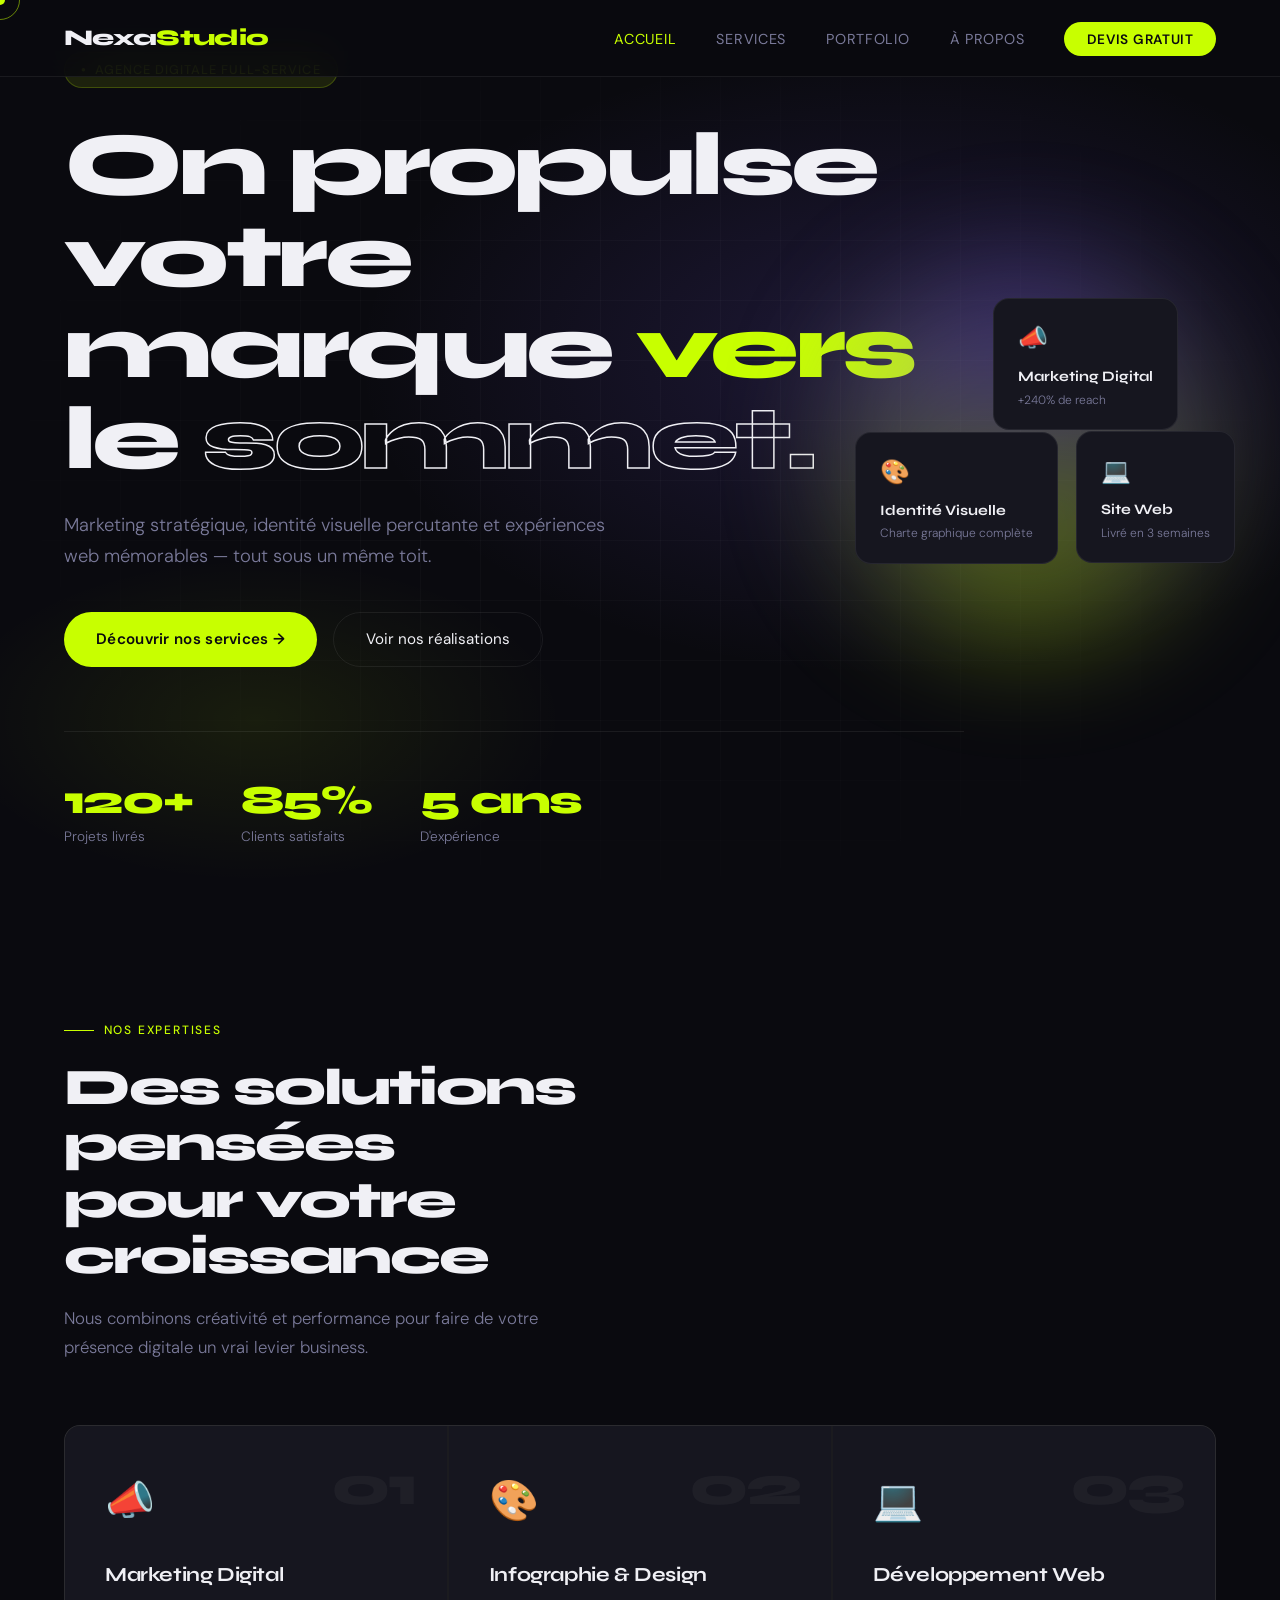
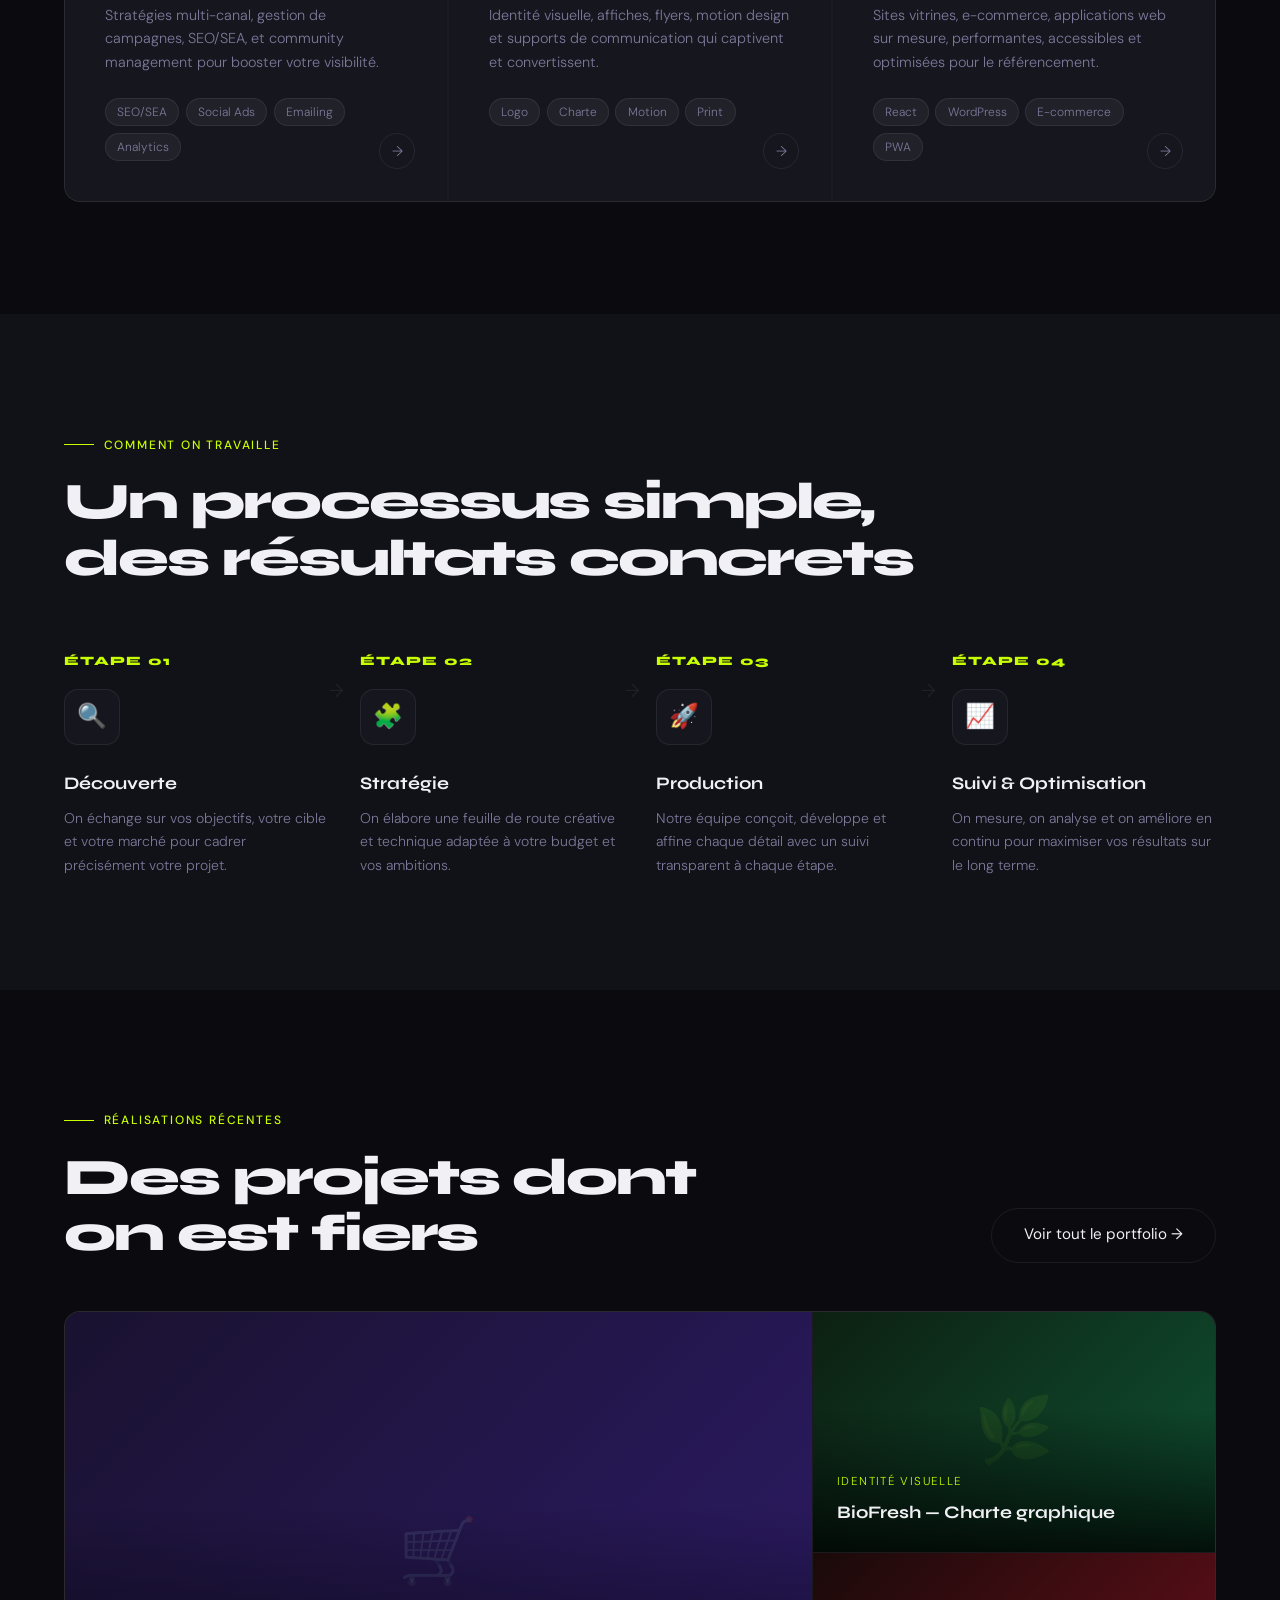
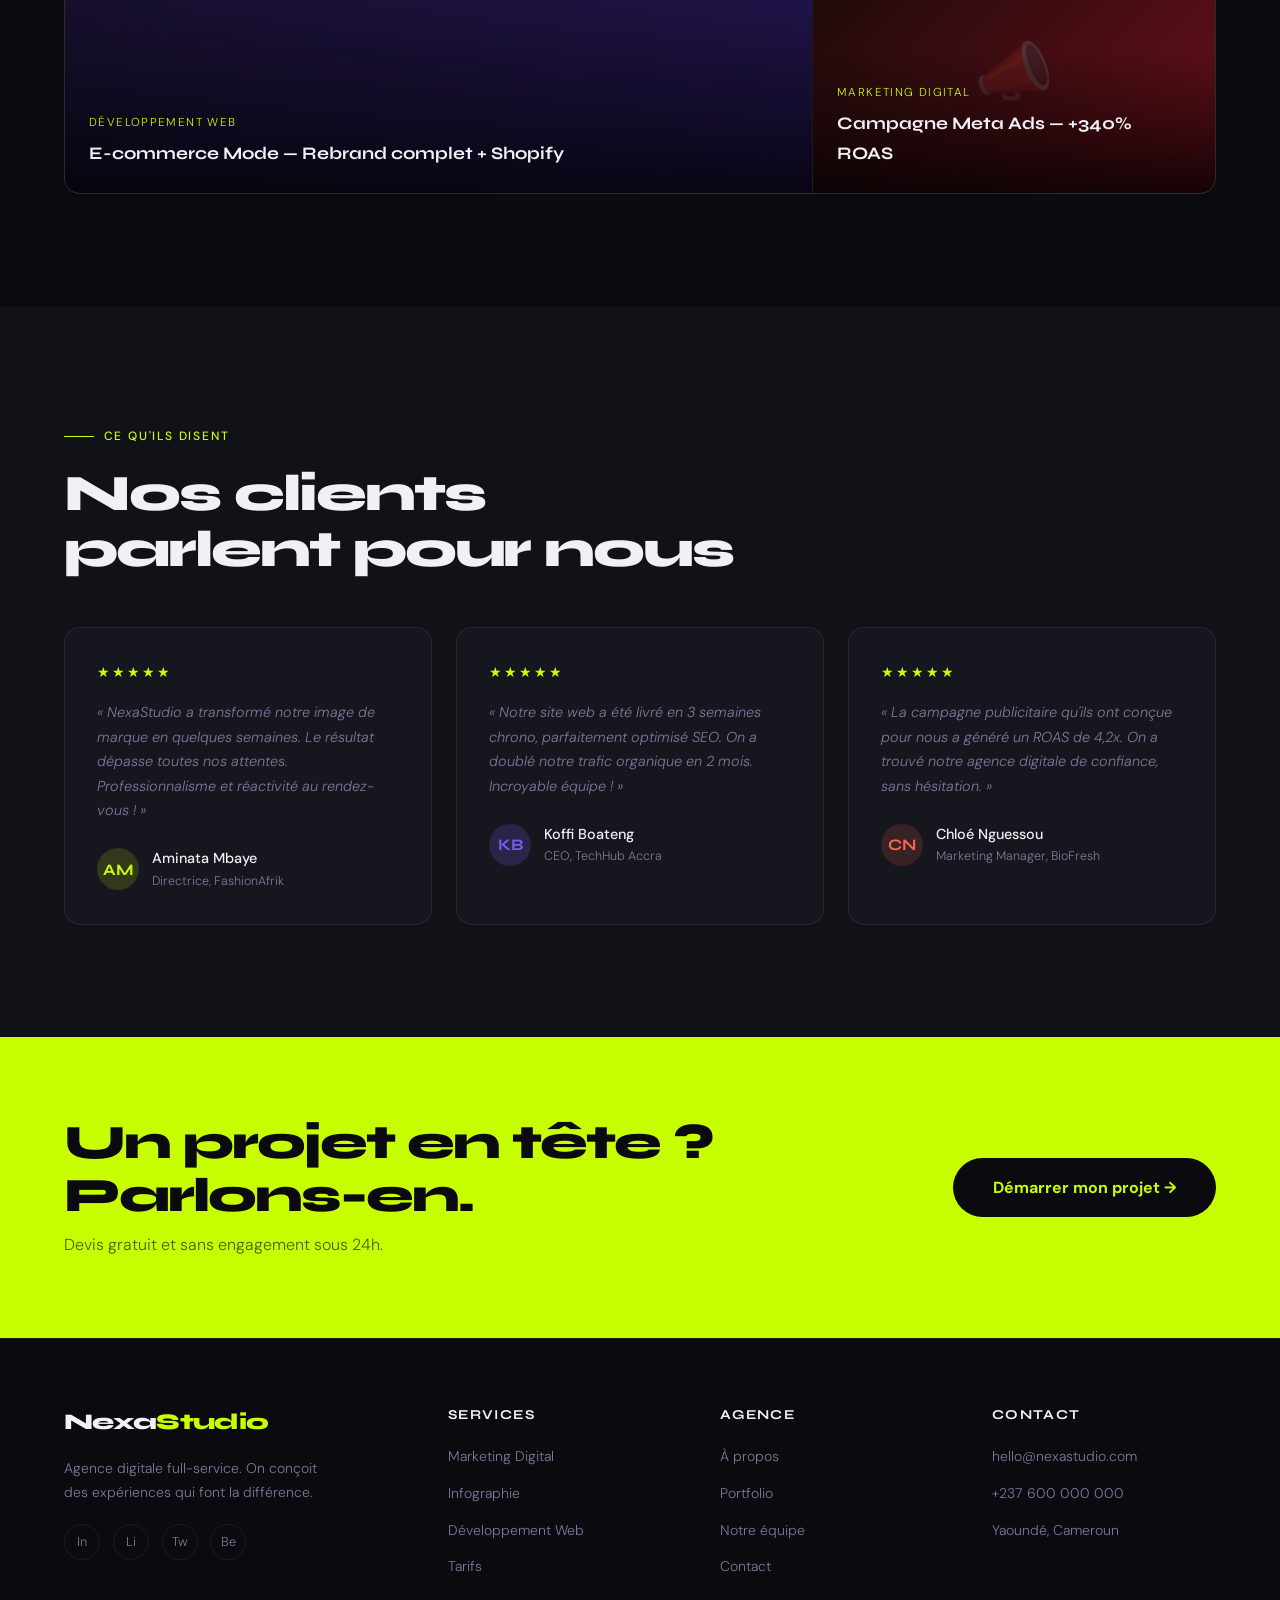
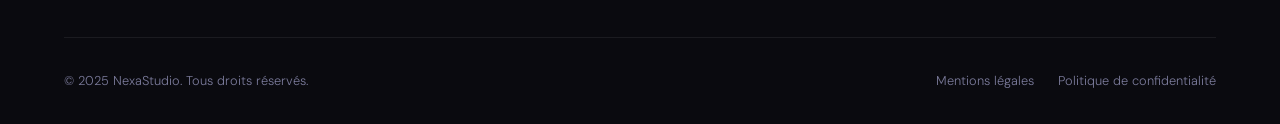
<file: index.html>
<!DOCTYPE html>
<html lang="fr">
<head>
  <meta charset="UTF-8">
  <meta name="viewport" content="width=device-width, initial-scale=1.0">
  <meta name="description" content="Agence digitale spécialisée en marketing, infographie et développement web. Transformez votre présence en ligne avec NexaStudio.">
  <title>NexaStudio — Agence Marketing, Infographie & Dev Web</title>
  <link rel="stylesheet" href="css/style.css">
  <link rel="icon" type="image/svg+xml" href="data:image/svg+xml,<svg xmlns='http://www.w3.org/2000/svg' viewBox='0 0 100 100'><text y='.9em' font-size='90'>⚡</text></svg>">
</head>
<body>

<div class="cursor"></div>
<div class="cursor-ring"></div>

<!-- NAV -->
<nav>
  <a href="index.html" class="nav-logo">Nexa<span>Studio</span></a>
  <ul class="nav-links">
    <li><a href="index.html">Accueil</a></li>
    <li><a href="services.html">Services</a></li>
    <li><a href="portfolio.html">Portfolio</a></li>
    <li><a href="a-propos.html">À propos</a></li>
    <li><a href="contact.html" class="nav-cta">Devis gratuit</a></li>
  </ul>
  <button class="hamburger" aria-label="Menu">
    <span></span><span></span><span></span>
  </button>
</nav>

<!-- HERO -->
<section class="hero">
  <div class="hero-bg"></div>
  <div class="hero-grid"></div>
  <div class="hero-content">
    <div class="hero-badge">Agence digitale full-service</div>
    <h1>On propulse<br>votre marque <em>vers</em><br>le <span class="outline">sommet.</span></h1>
    <p>Marketing stratégique, identité visuelle percutante et expériences web mémorables — tout sous un même toit.</p>
    <div class="hero-actions">
      <a href="services.html" class="btn-primary">Découvrir nos services →</a>
      <a href="portfolio.html" class="btn-secondary">Voir nos réalisations</a>
    </div>
    <div class="hero-stats">
      <div class="hero-stat">
        <div class="number"><span data-target="120" data-suffix="+">0+</span></div>
        <div class="label">Projets livrés</div>
      </div>
      <div class="hero-stat">
        <div class="number"><span data-target="85" data-suffix="%">0%</span></div>
        <div class="label">Clients satisfaits</div>
      </div>
      <div class="hero-stat">
        <div class="number"><span data-target="5" data-suffix=" ans">0 ans</span></div>
        <div class="label">D'expérience</div>
      </div>
    </div>
  </div>
  <div class="hero-visual">
    <div class="hero-orb"></div>
    <div class="hero-card hero-card-1">
      <div class="icon">📣</div>
      <div class="card-title">Marketing Digital</div>
      <div class="card-sub">+240% de reach</div>
    </div>
    <div class="hero-card hero-card-2">
      <div class="icon">🎨</div>
      <div class="card-title">Identité Visuelle</div>
      <div class="card-sub">Charte graphique complète</div>
    </div>
    <div class="hero-card hero-card-3">
      <div class="icon">💻</div>
      <div class="card-title">Site Web</div>
      <div class="card-sub">Livré en 3 semaines</div>
    </div>
  </div>
</section>

<!-- SERVICES -->
<section id="services">
  <div class="section-label reveal">Nos expertises</div>
  <div class="services-intro reveal">
    <h2 class="section-title">Des solutions pensées<br>pour votre croissance</h2>
    <p class="section-sub">Nous combinons créativité et performance pour faire de votre présence digitale un vrai levier business.</p>
  </div>
  <div class="services-grid reveal">
    <a href="services.html#marketing" class="service-card">
      <span class="service-num">01</span>
      <span class="service-icon">📣</span>
      <h3>Marketing Digital</h3>
      <p>Stratégies multi-canal, gestion de campagnes, SEO/SEA, et community management pour booster votre visibilité.</p>
      <div class="service-tags">
        <span class="service-tag">SEO/SEA</span>
        <span class="service-tag">Social Ads</span>
        <span class="service-tag">Emailing</span>
        <span class="service-tag">Analytics</span>
      </div>
      <div class="service-arrow">→</div>
    </a>
    <a href="services.html#infographie" class="service-card">
      <span class="service-num">02</span>
      <span class="service-icon">🎨</span>
      <h3>Infographie & Design</h3>
      <p>Identité visuelle, affiches, flyers, motion design et supports de communication qui captivent et convertissent.</p>
      <div class="service-tags">
        <span class="service-tag">Logo</span>
        <span class="service-tag">Charte</span>
        <span class="service-tag">Motion</span>
        <span class="service-tag">Print</span>
      </div>
      <div class="service-arrow">→</div>
    </a>
    <a href="services.html#devweb" class="service-card">
      <span class="service-num">03</span>
      <span class="service-icon">💻</span>
      <h3>Développement Web</h3>
      <p>Sites vitrines, e-commerce, applications web sur mesure, performantes, accessibles et optimisées pour le référencement.</p>
      <div class="service-tags">
        <span class="service-tag">React</span>
        <span class="service-tag">WordPress</span>
        <span class="service-tag">E-commerce</span>
        <span class="service-tag">PWA</span>
      </div>
      <div class="service-arrow">→</div>
    </a>
  </div>
</section>

<!-- PROCESS -->
<section class="process">
  <div class="section-label reveal">Comment on travaille</div>
  <h2 class="section-title reveal">Un processus simple,<br>des résultats concrets</h2>
  <div class="process-steps">
    <div class="process-step reveal">
      <div class="step-num">ÉTAPE 01</div>
      <div class="step-icon">🔍</div>
      <h3>Découverte</h3>
      <p>On échange sur vos objectifs, votre cible et votre marché pour cadrer précisément votre projet.</p>
    </div>
    <div class="process-step reveal">
      <div class="step-num">ÉTAPE 02</div>
      <div class="step-icon">🧩</div>
      <h3>Stratégie</h3>
      <p>On élabore une feuille de route créative et technique adaptée à votre budget et vos ambitions.</p>
    </div>
    <div class="process-step reveal">
      <div class="step-num">ÉTAPE 03</div>
      <div class="step-icon">🚀</div>
      <h3>Production</h3>
      <p>Notre équipe conçoit, développe et affine chaque détail avec un suivi transparent à chaque étape.</p>
    </div>
    <div class="process-step reveal">
      <div class="step-num">ÉTAPE 04</div>
      <div class="step-icon">📈</div>
      <h3>Suivi & Optimisation</h3>
      <p>On mesure, on analyse et on améliore en continu pour maximiser vos résultats sur le long terme.</p>
    </div>
  </div>
</section>

<!-- PORTFOLIO PREVIEW -->
<section>
  <div class="section-label reveal">Réalisations récentes</div>
  <div style="display:flex; align-items:flex-end; justify-content:space-between; flex-wrap:wrap; gap:1rem; margin-bottom:0" class="reveal">
    <h2 class="section-title" style="margin-bottom:0">Des projets dont<br>on est fiers</h2>
    <a href="portfolio.html" class="btn-secondary">Voir tout le portfolio →</a>
  </div>
  <div class="portfolio-grid reveal">
    <div class="port-item">
      <div class="port-bg"></div>
      <div class="port-icon">🛒</div>
      <div class="port-overlay">
        <div class="port-cat">Développement Web</div>
        <div class="port-title">E-commerce Mode — Rebrand complet + Shopify</div>
      </div>
    </div>
    <div class="port-item">
      <div class="port-bg"></div>
      <div class="port-icon">🌿</div>
      <div class="port-overlay">
        <div class="port-cat">Identité Visuelle</div>
        <div class="port-title">BioFresh — Charte graphique</div>
      </div>
    </div>
    <div class="port-item">
      <div class="port-bg"></div>
      <div class="port-icon">📣</div>
      <div class="port-overlay">
        <div class="port-cat">Marketing Digital</div>
        <div class="port-title">Campagne Meta Ads — +340% ROAS</div>
      </div>
    </div>
  </div>
</section>

<!-- TÉMOIGNAGES -->
<section class="testimonials">
  <div class="section-label reveal">Ce qu'ils disent</div>
  <h2 class="section-title reveal">Nos clients<br>parlent pour nous</h2>
  <div class="testi-grid">
    <div class="testi-card reveal">
      <div class="testi-stars">★★★★★</div>
      <p class="testi-text">« NexaStudio a transformé notre image de marque en quelques semaines. Le résultat dépasse toutes nos attentes. Professionnalisme et réactivité au rendez-vous ! »</p>
      <div class="testi-author">
        <div class="testi-avatar" style="background:rgba(200,255,0,0.15); color:var(--accent)">AM</div>
        <div>
          <div class="testi-name">Aminata Mbaye</div>
          <div class="testi-role">Directrice, FashionAfrik</div>
        </div>
      </div>
    </div>
    <div class="testi-card reveal">
      <div class="testi-stars">★★★★★</div>
      <p class="testi-text">« Notre site web a été livré en 3 semaines chrono, parfaitement optimisé SEO. On a doublé notre trafic organique en 2 mois. Incroyable équipe ! »</p>
      <div class="testi-author">
        <div class="testi-avatar" style="background:rgba(123,92,240,0.2); color:var(--accent2)">KB</div>
        <div>
          <div class="testi-name">Koffi Boateng</div>
          <div class="testi-role">CEO, TechHub Accra</div>
        </div>
      </div>
    </div>
    <div class="testi-card reveal">
      <div class="testi-stars">★★★★★</div>
      <p class="testi-text">« La campagne publicitaire qu'ils ont conçue pour nous a généré un ROAS de 4,2x. On a trouvé notre agence digitale de confiance, sans hésitation. »</p>
      <div class="testi-author">
        <div class="testi-avatar" style="background:rgba(255,100,80,0.15); color:#ff6450">CN</div>
        <div>
          <div class="testi-name">Chloé Nguessou</div>
          <div class="testi-role">Marketing Manager, BioFresh</div>
        </div>
      </div>
    </div>
  </div>
</section>

<!-- CTA -->
<div class="cta-band">
  <div>
    <h2>Un projet en tête ?<br>Parlons-en.</h2>
    <p>Devis gratuit et sans engagement sous 24h.</p>
  </div>
  <a href="contact.html" class="btn-dark">Démarrer mon projet →</a>
</div>

<!-- FOOTER -->
<footer>
  <div class="footer-top">
    <div class="footer-brand">
      <a href="index.html" class="nav-logo">Nexa<span>Studio</span></a>
      <p>Agence digitale full-service. On conçoit des expériences qui font la différence.</p>
      <div class="social-links" style="margin-top:1.2rem">
        <a href="#" class="social-link" aria-label="Instagram">In</a>
        <a href="#" class="social-link" aria-label="LinkedIn">Li</a>
        <a href="#" class="social-link" aria-label="Twitter">Tw</a>
        <a href="#" class="social-link" aria-label="Behance">Be</a>
      </div>
    </div>
    <div class="footer-col">
      <h4>Services</h4>
      <ul>
        <li><a href="services.html#marketing">Marketing Digital</a></li>
        <li><a href="services.html#infographie">Infographie</a></li>
        <li><a href="services.html#devweb">Développement Web</a></li>
        <li><a href="services.html">Tarifs</a></li>
      </ul>
    </div>
    <div class="footer-col">
      <h4>Agence</h4>
      <ul>
        <li><a href="a-propos.html">À propos</a></li>
        <li><a href="portfolio.html">Portfolio</a></li>
        <li><a href="a-propos.html#equipe">Notre équipe</a></li>
        <li><a href="contact.html">Contact</a></li>
      </ul>
    </div>
    <div class="footer-col">
      <h4>Contact</h4>
      <ul>
        <li><a href="mailto:hello@nexastudio.com">hello@nexastudio.com</a></li>
        <li><a href="tel:+237600000000">+237 600 000 000</a></li>
        <li><a href="#">Yaoundé, Cameroun</a></li>
      </ul>
    </div>
  </div>
  <div class="footer-bottom">
    <span>© 2025 NexaStudio. Tous droits réservés.</span>
    <div style="display:flex;gap:1.5rem">
      <a href="#" style="color:var(--muted);text-decoration:none;font-size:0.8rem">Mentions légales</a>
      <a href="#" style="color:var(--muted);text-decoration:none;font-size:0.8rem">Politique de confidentialité</a>
    </div>
  </div>
</footer>

<script src="js/main.js"></script>
</body>
</html>
</file>
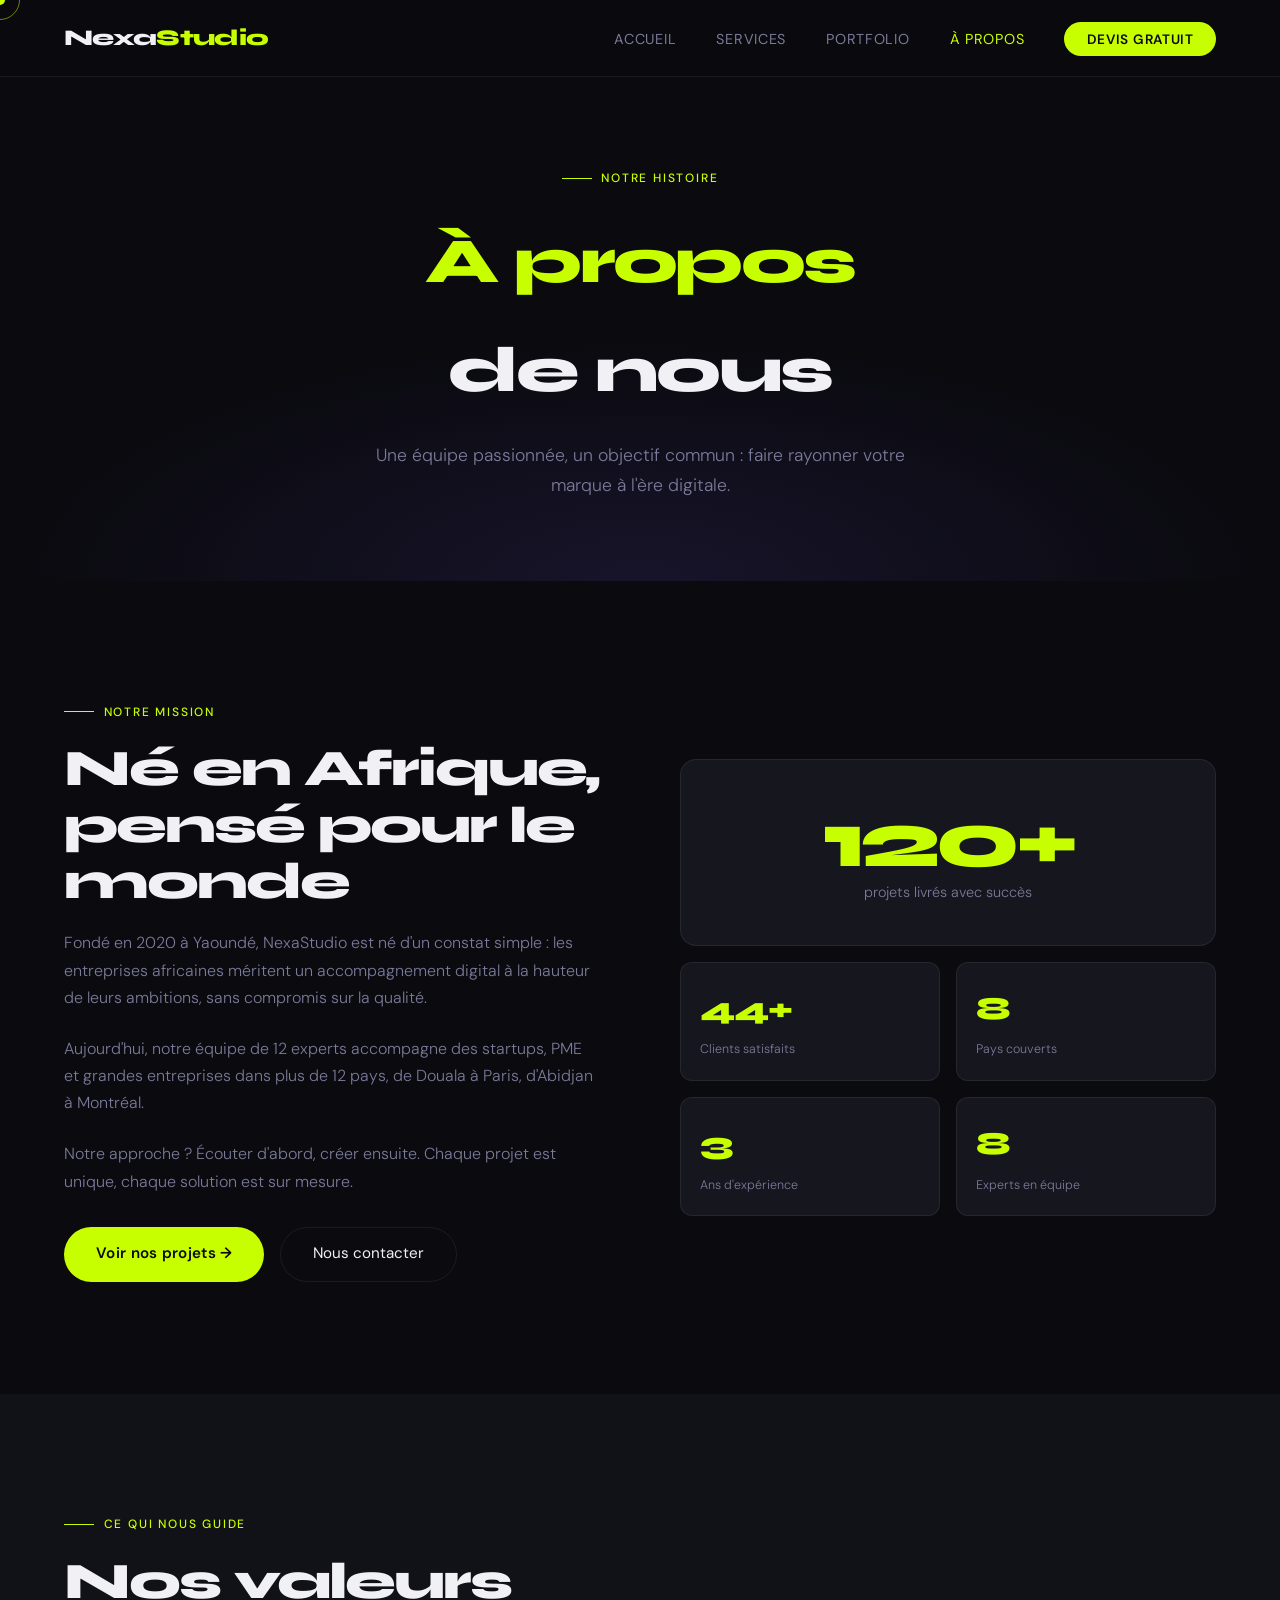
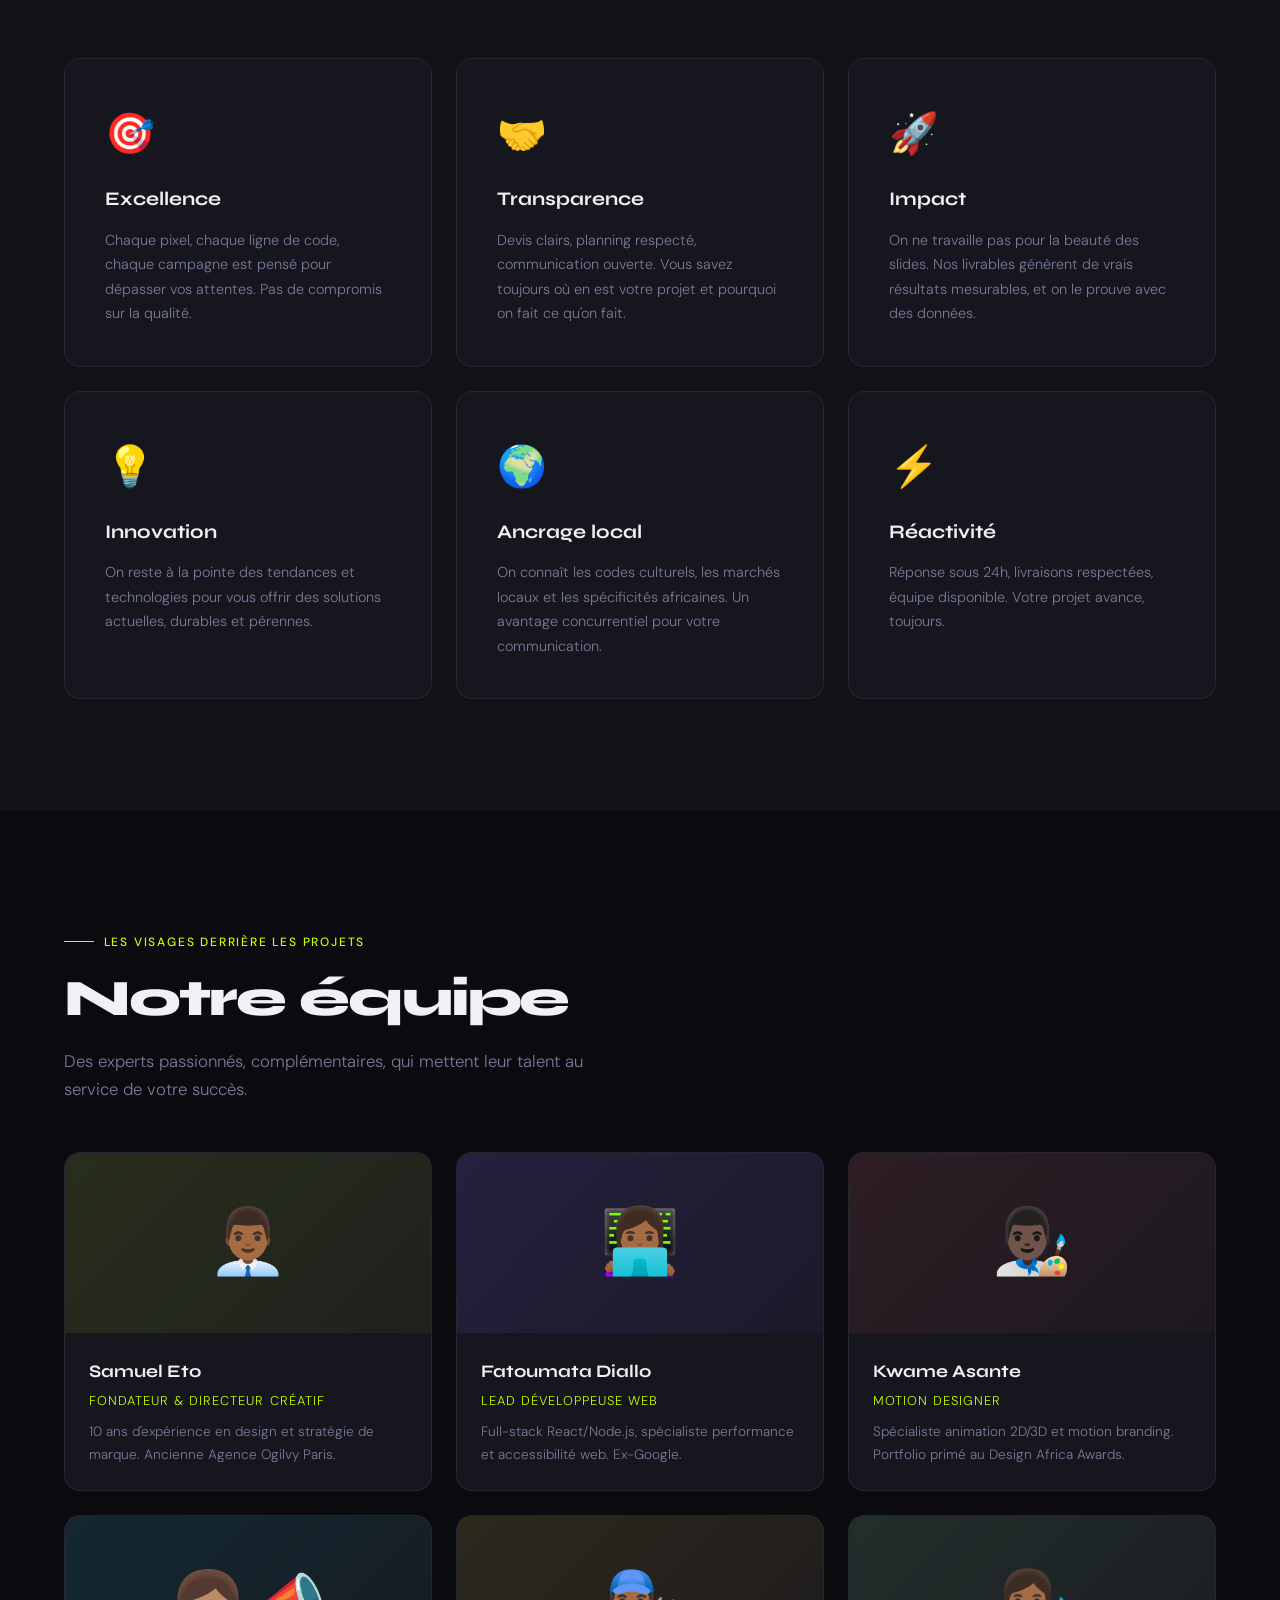
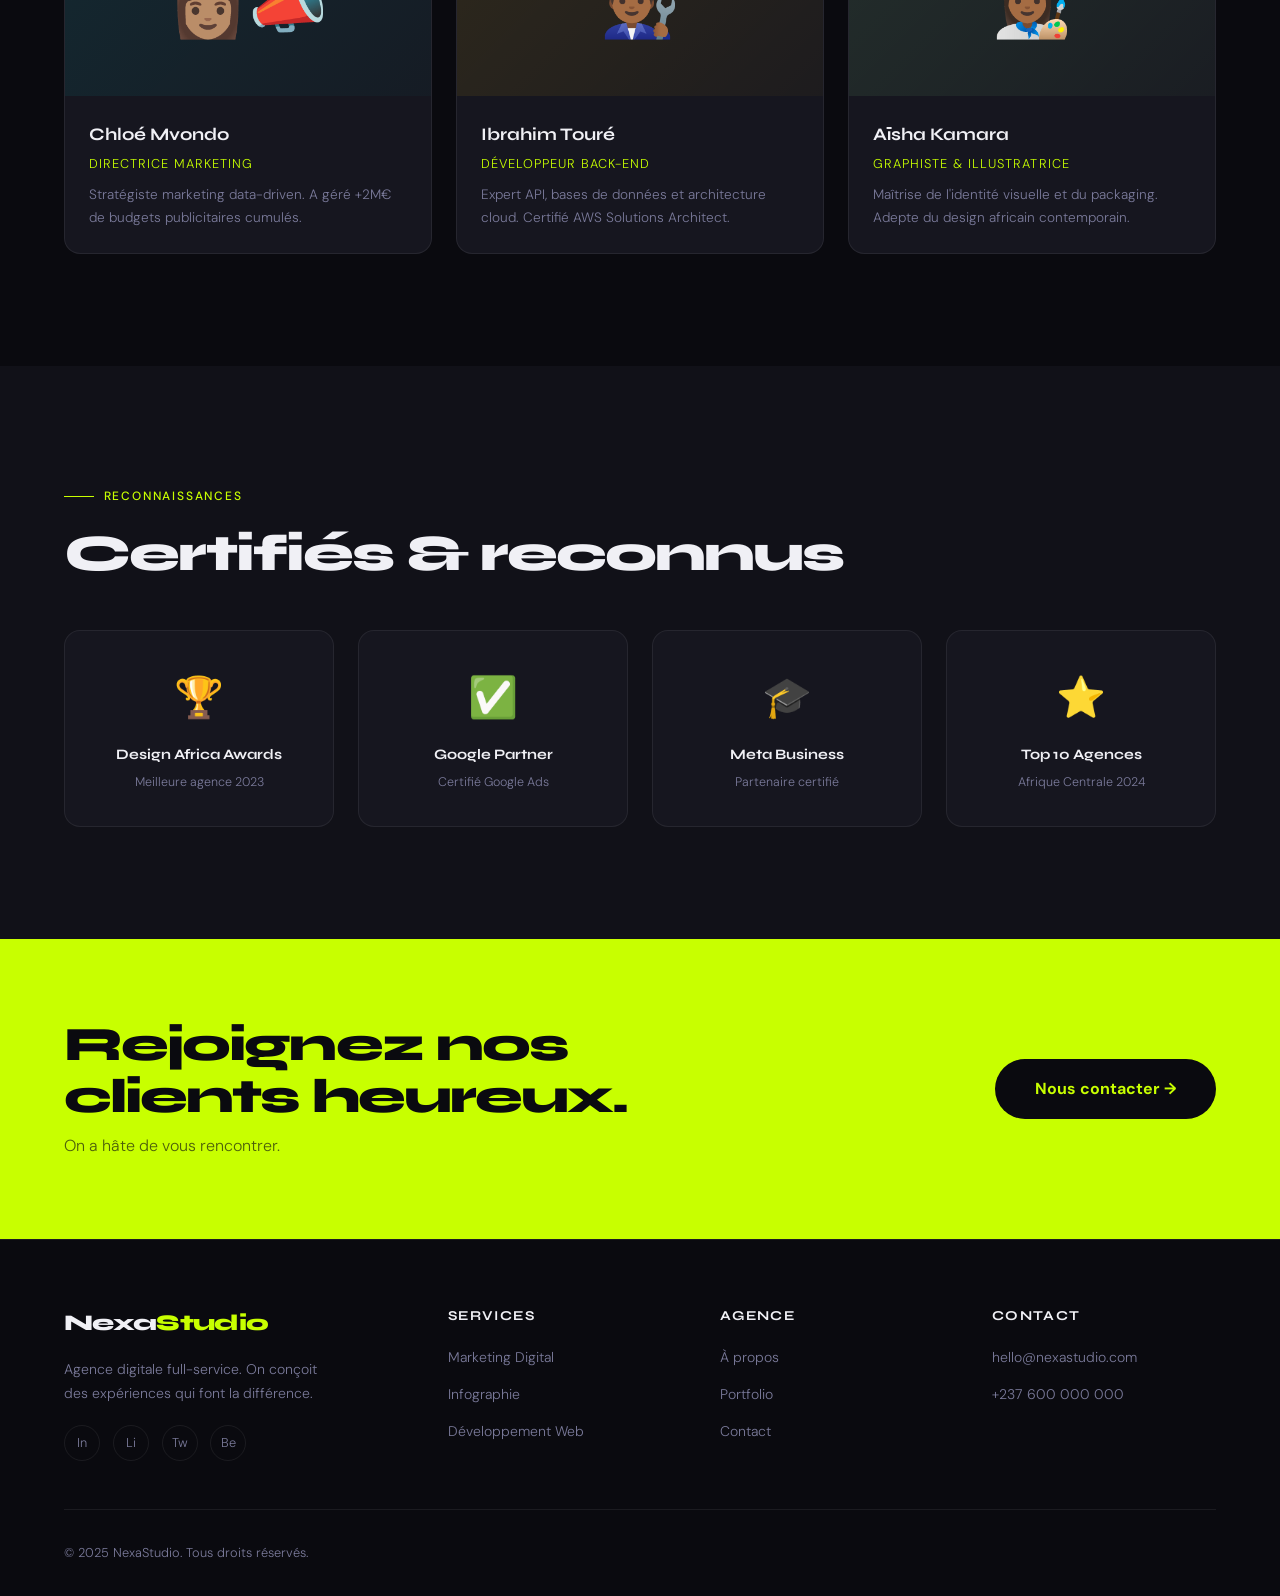
<file: a-propos.html>
<!DOCTYPE html>
<html lang="fr">
<head>
  <meta charset="UTF-8">
  <meta name="viewport" content="width=device-width, initial-scale=1.0">
  <meta name="description" content="Découvrez NexaStudio, l'agence digitale derrière vos projets. Notre équipe, notre histoire et nos valeurs.">
  <title>À propos — NexaStudio</title>
  <link rel="stylesheet" href="css/style.css">
  <link rel="icon" type="image/svg+xml" href="data:image/svg+xml,<svg xmlns='http://www.w3.org/2000/svg' viewBox='0 0 100 100'><text y='.9em' font-size='90'>⚡</text></svg>">
</head>
<body>
<div class="cursor"></div>
<div class="cursor-ring"></div>

<nav>
  <a href="index.html" class="nav-logo">Nexa<span>Studio</span></a>
  <ul class="nav-links">
    <li><a href="index.html">Accueil</a></li>
    <li><a href="services.html">Services</a></li>
    <li><a href="portfolio.html">Portfolio</a></li>
    <li><a href="a-propos.html">À propos</a></li>
    <li><a href="contact.html" class="nav-cta">Devis gratuit</a></li>
  </ul>
  <button class="hamburger" aria-label="Menu"><span></span><span></span><span></span></button>
</nav>

<div class="page-hero">
  <div class="section-label" style="justify-content:center">Notre histoire</div>
  <h1><em style="font-style:normal;color:var(--accent)">À propos</em><br>de nous</h1>
  <p>Une équipe passionnée, un objectif commun : faire rayonner votre marque à l'ère digitale.</p>
</div>

<!-- ABOUT INTRO -->
<section>
  <div class="about-layout reveal">
    <div>
      <div class="section-label">Notre mission</div>
      <h2 class="section-title">Né en Afrique,<br>pensé pour le monde</h2>
      <p style="color:var(--muted);margin-bottom:1.5rem">Fondé en 2020 à Yaoundé, NexaStudio est né d'un constat simple : les entreprises africaines méritent un accompagnement digital à la hauteur de leurs ambitions, sans compromis sur la qualité.</p>
      <p style="color:var(--muted);margin-bottom:1.5rem">Aujourd'hui, notre équipe de 12 experts accompagne des startups, PME et grandes entreprises dans plus de 12 pays, de Douala à Paris, d'Abidjan à Montréal.</p>
      <p style="color:var(--muted)">Notre approche ? Écouter d'abord, créer ensuite. Chaque projet est unique, chaque solution est sur mesure.</p>
      <div style="display:flex;gap:1rem;margin-top:2rem">
        <a href="portfolio.html" class="btn-primary">Voir nos projets →</a>
        <a href="contact.html" class="btn-secondary">Nous contacter</a>
      </div>
    </div>
    <div class="about-visual">
      <div class="about-card-main">
        <div class="big-num" data-target="120" data-suffix="+">0+</div>
        <p>projets livrés avec succès</p>
      </div>
      <div class="about-mini-cards">
        <div class="about-mini">
          <div class="num"><span data-target="60" data-suffix="+">0+</span></div>
          <p>Clients satisfaits</p>
        </div>
        <div class="about-mini">
          <div class="num"><span data-target="12" data-suffix="">0</span></div>
          <p>Pays couverts</p>
        </div>
        <div class="about-mini">
          <div class="num"><span data-target="5" data-suffix="">0</span></div>
          <p>Ans d'expérience</p>
        </div>
        <div class="about-mini">
          <div class="num"><span data-target="12" data-suffix="">0</span></div>
          <p>Experts en équipe</p>
        </div>
      </div>
    </div>
  </div>
</section>

<!-- VALEURS -->
<section style="background:var(--bg2)">
  <div class="section-label reveal">Ce qui nous guide</div>
  <h2 class="section-title reveal">Nos valeurs</h2>
  <div style="display:grid;grid-template-columns:repeat(3,1fr);gap:1.5rem;margin-top:3rem">
    <div style="background:var(--card);border:1px solid var(--border);border-radius:var(--radius);padding:2.5rem" class="reveal">
      <div style="font-size:2.5rem;margin-bottom:1rem">🎯</div>
      <h3 style="font-family:var(--font-head);font-weight:700;font-size:1.2rem;margin-bottom:0.75rem">Excellence</h3>
      <p style="color:var(--muted);font-size:0.9rem">Chaque pixel, chaque ligne de code, chaque campagne est pensé pour dépasser vos attentes. Pas de compromis sur la qualité.</p>
    </div>
    <div style="background:var(--card);border:1px solid var(--border);border-radius:var(--radius);padding:2.5rem" class="reveal">
      <div style="font-size:2.5rem;margin-bottom:1rem">🤝</div>
      <h3 style="font-family:var(--font-head);font-weight:700;font-size:1.2rem;margin-bottom:0.75rem">Transparence</h3>
      <p style="color:var(--muted);font-size:0.9rem">Devis clairs, planning respecté, communication ouverte. Vous savez toujours où en est votre projet et pourquoi on fait ce qu'on fait.</p>
    </div>
    <div style="background:var(--card);border:1px solid var(--border);border-radius:var(--radius);padding:2.5rem" class="reveal">
      <div style="font-size:2.5rem;margin-bottom:1rem">🚀</div>
      <h3 style="font-family:var(--font-head);font-weight:700;font-size:1.2rem;margin-bottom:0.75rem">Impact</h3>
      <p style="color:var(--muted);font-size:0.9rem">On ne travaille pas pour la beauté des slides. Nos livrables génèrent de vrais résultats mesurables, et on le prouve avec des données.</p>
    </div>
    <div style="background:var(--card);border:1px solid var(--border);border-radius:var(--radius);padding:2.5rem" class="reveal">
      <div style="font-size:2.5rem;margin-bottom:1rem">💡</div>
      <h3 style="font-family:var(--font-head);font-weight:700;font-size:1.2rem;margin-bottom:0.75rem">Innovation</h3>
      <p style="color:var(--muted);font-size:0.9rem">On reste à la pointe des tendances et technologies pour vous offrir des solutions actuelles, durables et pérennes.</p>
    </div>
    <div style="background:var(--card);border:1px solid var(--border);border-radius:var(--radius);padding:2.5rem" class="reveal">
      <div style="font-size:2.5rem;margin-bottom:1rem">🌍</div>
      <h3 style="font-family:var(--font-head);font-weight:700;font-size:1.2rem;margin-bottom:0.75rem">Ancrage local</h3>
      <p style="color:var(--muted);font-size:0.9rem">On connaît les codes culturels, les marchés locaux et les spécificités africaines. Un avantage concurrentiel pour votre communication.</p>
    </div>
    <div style="background:var(--card);border:1px solid var(--border);border-radius:var(--radius);padding:2.5rem" class="reveal">
      <div style="font-size:2.5rem;margin-bottom:1rem">⚡</div>
      <h3 style="font-family:var(--font-head);font-weight:700;font-size:1.2rem;margin-bottom:0.75rem">Réactivité</h3>
      <p style="color:var(--muted);font-size:0.9rem">Réponse sous 24h, livraisons respectées, équipe disponible. Votre projet avance, toujours.</p>
    </div>
  </div>
</section>

<!-- ÉQUIPE -->
<section id="equipe">
  <div class="section-label reveal">Les visages derrière les projets</div>
  <h2 class="section-title reveal">Notre équipe</h2>
  <p class="section-sub reveal">Des experts passionnés, complémentaires, qui mettent leur talent au service de votre succès.</p>
  <div class="team-grid">
    <div class="team-card reveal">
      <div class="team-avatar" style="background:linear-gradient(135deg,rgba(200,255,0,0.1),rgba(200,255,0,0.05))">👨🏾‍💼</div>
      <div class="team-info">
        <div class="team-name">Samuel Eto</div>
        <div class="team-role">Fondateur & Directeur Créatif</div>
        <div class="team-bio">10 ans d'expérience en design et stratégie de marque. Ancienne Agence Ogilvy Paris.</div>
      </div>
    </div>
    <div class="team-card reveal">
      <div class="team-avatar" style="background:linear-gradient(135deg,rgba(123,92,240,0.15),rgba(123,92,240,0.05))">👩🏾‍💻</div>
      <div class="team-info">
        <div class="team-name">Fatoumata Diallo</div>
        <div class="team-role">Lead Développeuse Web</div>
        <div class="team-bio">Full-stack React/Node.js, spécialiste performance et accessibilité web. Ex-Google.</div>
      </div>
    </div>
    <div class="team-card reveal">
      <div class="team-avatar" style="background:linear-gradient(135deg,rgba(255,100,80,0.1),rgba(255,100,80,0.03))">👨🏿‍🎨</div>
      <div class="team-info">
        <div class="team-name">Kwame Asante</div>
        <div class="team-role">Motion Designer</div>
        <div class="team-bio">Spécialiste animation 2D/3D et motion branding. Portfolio primé au Design Africa Awards.</div>
      </div>
    </div>
    <div class="team-card reveal">
      <div class="team-avatar" style="background:linear-gradient(135deg,rgba(0,200,200,0.1),rgba(0,200,200,0.03))">👩🏽‍📣</div>
      <div class="team-info">
        <div class="team-name">Chloé Mvondo</div>
        <div class="team-role">Directrice Marketing</div>
        <div class="team-bio">Stratégiste marketing data-driven. A géré +2M€ de budgets publicitaires cumulés.</div>
      </div>
    </div>
    <div class="team-card reveal">
      <div class="team-avatar" style="background:linear-gradient(135deg,rgba(255,200,0,0.1),rgba(255,200,0,0.03))">👨🏾‍🔧</div>
      <div class="team-info">
        <div class="team-name">Ibrahim Touré</div>
        <div class="team-role">Développeur Back-end</div>
        <div class="team-bio">Expert API, bases de données et architecture cloud. Certifié AWS Solutions Architect.</div>
      </div>
    </div>
    <div class="team-card reveal">
      <div class="team-avatar" style="background:linear-gradient(135deg,rgba(150,255,150,0.1),rgba(150,255,150,0.03))">👩🏾‍🎨</div>
      <div class="team-info">
        <div class="team-name">Aïsha Kamara</div>
        <div class="team-role">Graphiste & Illustratrice</div>
        <div class="team-bio">Maîtrise de l'identité visuelle et du packaging. Adepte du design africain contemporain.</div>
      </div>
    </div>
  </div>
</section>

<!-- CERTIFICATIONS -->
<section style="background:var(--bg2)">
  <div class="section-label reveal">Reconnaissances</div>
  <h2 class="section-title reveal">Certifiés & reconnus</h2>
  <div style="display:grid;grid-template-columns:repeat(4,1fr);gap:1.5rem;margin-top:3rem" class="reveal">
    <div style="background:var(--card);border:1px solid var(--border);border-radius:var(--radius);padding:2rem;text-align:center">
      <div style="font-size:2.5rem;margin-bottom:0.75rem">🏆</div>
      <div style="font-family:var(--font-head);font-weight:700;font-size:0.9rem">Design Africa Awards</div>
      <div style="color:var(--muted);font-size:0.78rem;margin-top:0.3rem">Meilleure agence 2023</div>
    </div>
    <div style="background:var(--card);border:1px solid var(--border);border-radius:var(--radius);padding:2rem;text-align:center">
      <div style="font-size:2.5rem;margin-bottom:0.75rem">✅</div>
      <div style="font-family:var(--font-head);font-weight:700;font-size:0.9rem">Google Partner</div>
      <div style="color:var(--muted);font-size:0.78rem;margin-top:0.3rem">Certifié Google Ads</div>
    </div>
    <div style="background:var(--card);border:1px solid var(--border);border-radius:var(--radius);padding:2rem;text-align:center">
      <div style="font-size:2.5rem;margin-bottom:0.75rem">🎓</div>
      <div style="font-family:var(--font-head);font-weight:700;font-size:0.9rem">Meta Business</div>
      <div style="color:var(--muted);font-size:0.78rem;margin-top:0.3rem">Partenaire certifié</div>
    </div>
    <div style="background:var(--card);border:1px solid var(--border);border-radius:var(--radius);padding:2rem;text-align:center">
      <div style="font-size:2.5rem;margin-bottom:0.75rem">⭐</div>
      <div style="font-family:var(--font-head);font-weight:700;font-size:0.9rem">Top 10 Agences</div>
      <div style="color:var(--muted);font-size:0.78rem;margin-top:0.3rem">Afrique Centrale 2024</div>
    </div>
  </div>
</section>

<div class="cta-band">
  <div>
    <h2>Rejoignez nos<br>clients heureux.</h2>
    <p>On a hâte de vous rencontrer.</p>
  </div>
  <a href="contact.html" class="btn-dark">Nous contacter →</a>
</div>

<footer>
  <div class="footer-top">
    <div class="footer-brand">
      <a href="index.html" class="nav-logo">Nexa<span>Studio</span></a>
      <p>Agence digitale full-service. On conçoit des expériences qui font la différence.</p>
      <div class="social-links" style="margin-top:1.2rem">
        <a href="#" class="social-link">In</a><a href="#" class="social-link">Li</a>
        <a href="#" class="social-link">Tw</a><a href="#" class="social-link">Be</a>
      </div>
    </div>
    <div class="footer-col"><h4>Services</h4><ul>
      <li><a href="services.html#marketing">Marketing Digital</a></li>
      <li><a href="services.html#infographie">Infographie</a></li>
      <li><a href="services.html#devweb">Développement Web</a></li>
    </ul></div>
    <div class="footer-col"><h4>Agence</h4><ul>
      <li><a href="a-propos.html">À propos</a></li>
      <li><a href="portfolio.html">Portfolio</a></li>
      <li><a href="contact.html">Contact</a></li>
    </ul></div>
    <div class="footer-col"><h4>Contact</h4><ul>
      <li><a href="mailto:hello@nexastudio.com">hello@nexastudio.com</a></li>
      <li><a href="tel:+237600000000">+237 600 000 000</a></li>
    </ul></div>
  </div>
  <div class="footer-bottom"><span>© 2025 NexaStudio. Tous droits réservés.</span></div>
</footer>

<script src="js/main.js"></script>
</body>
</html>
</file>
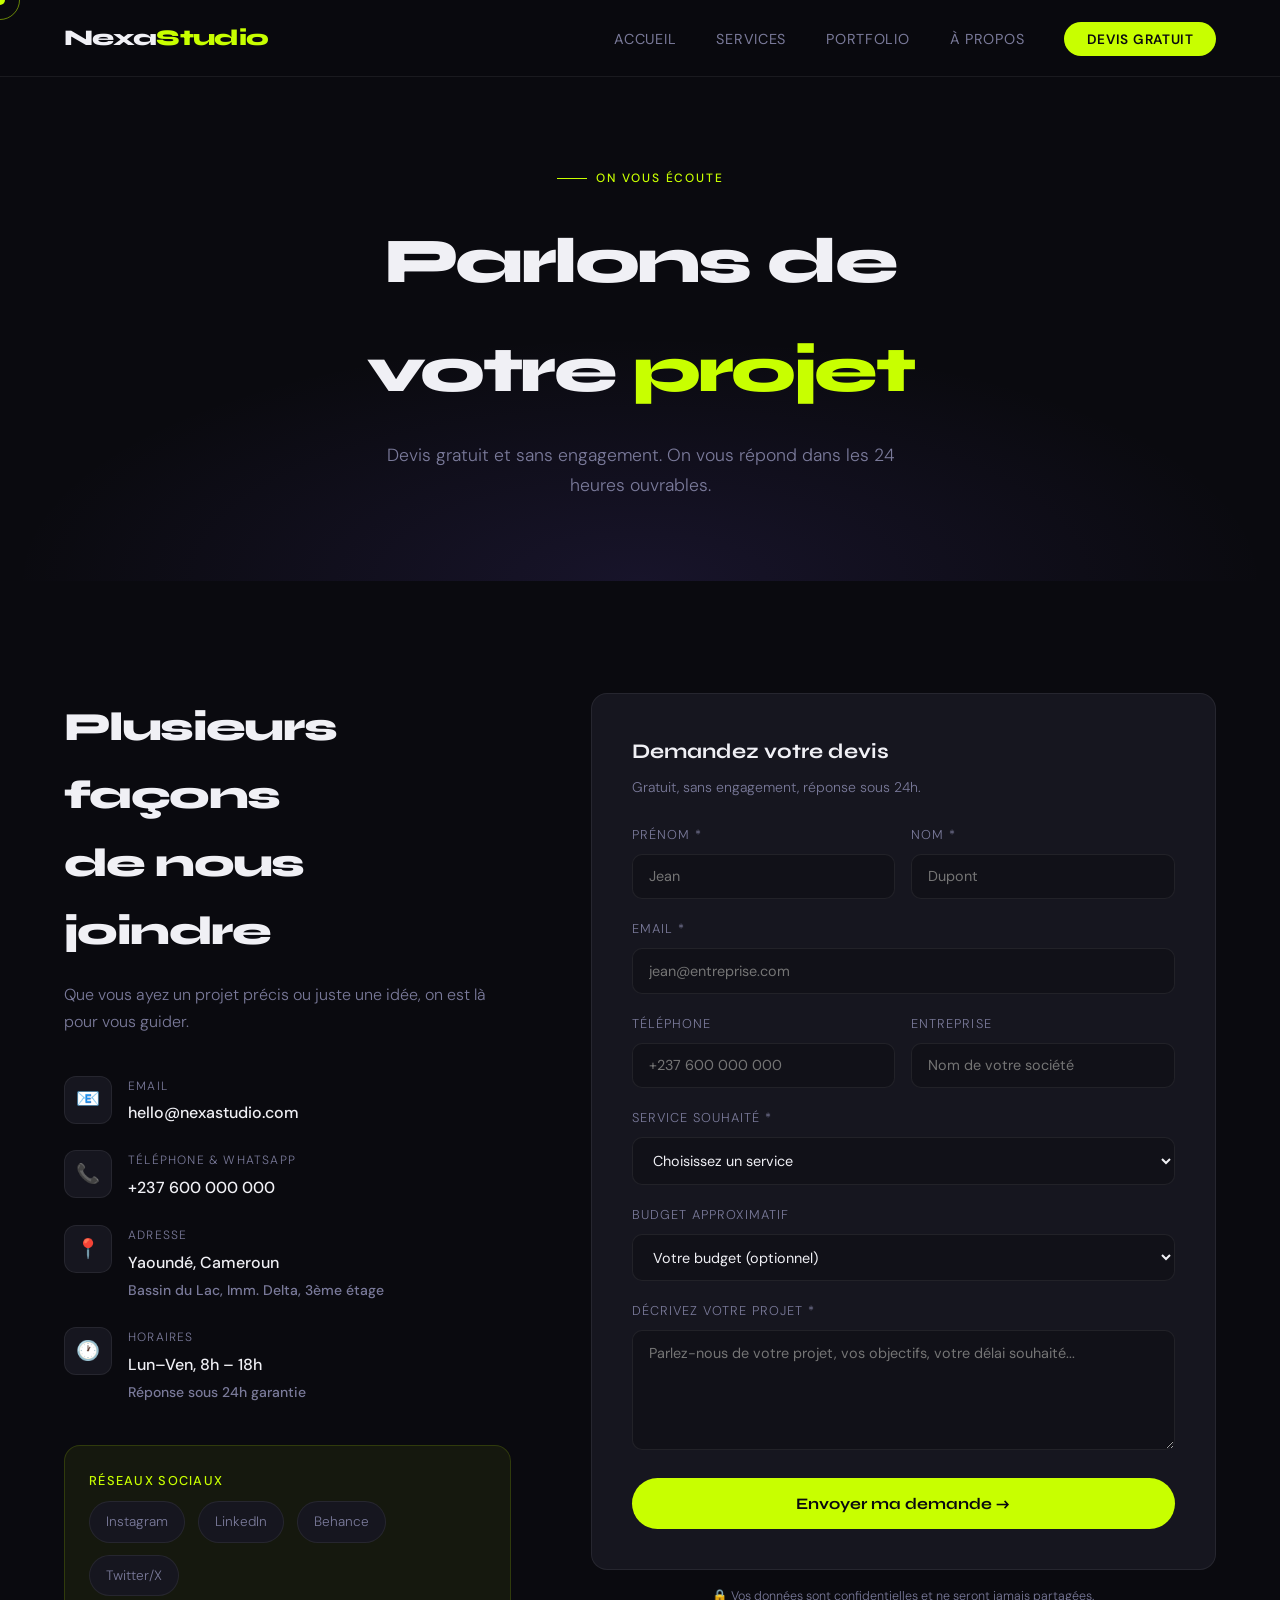
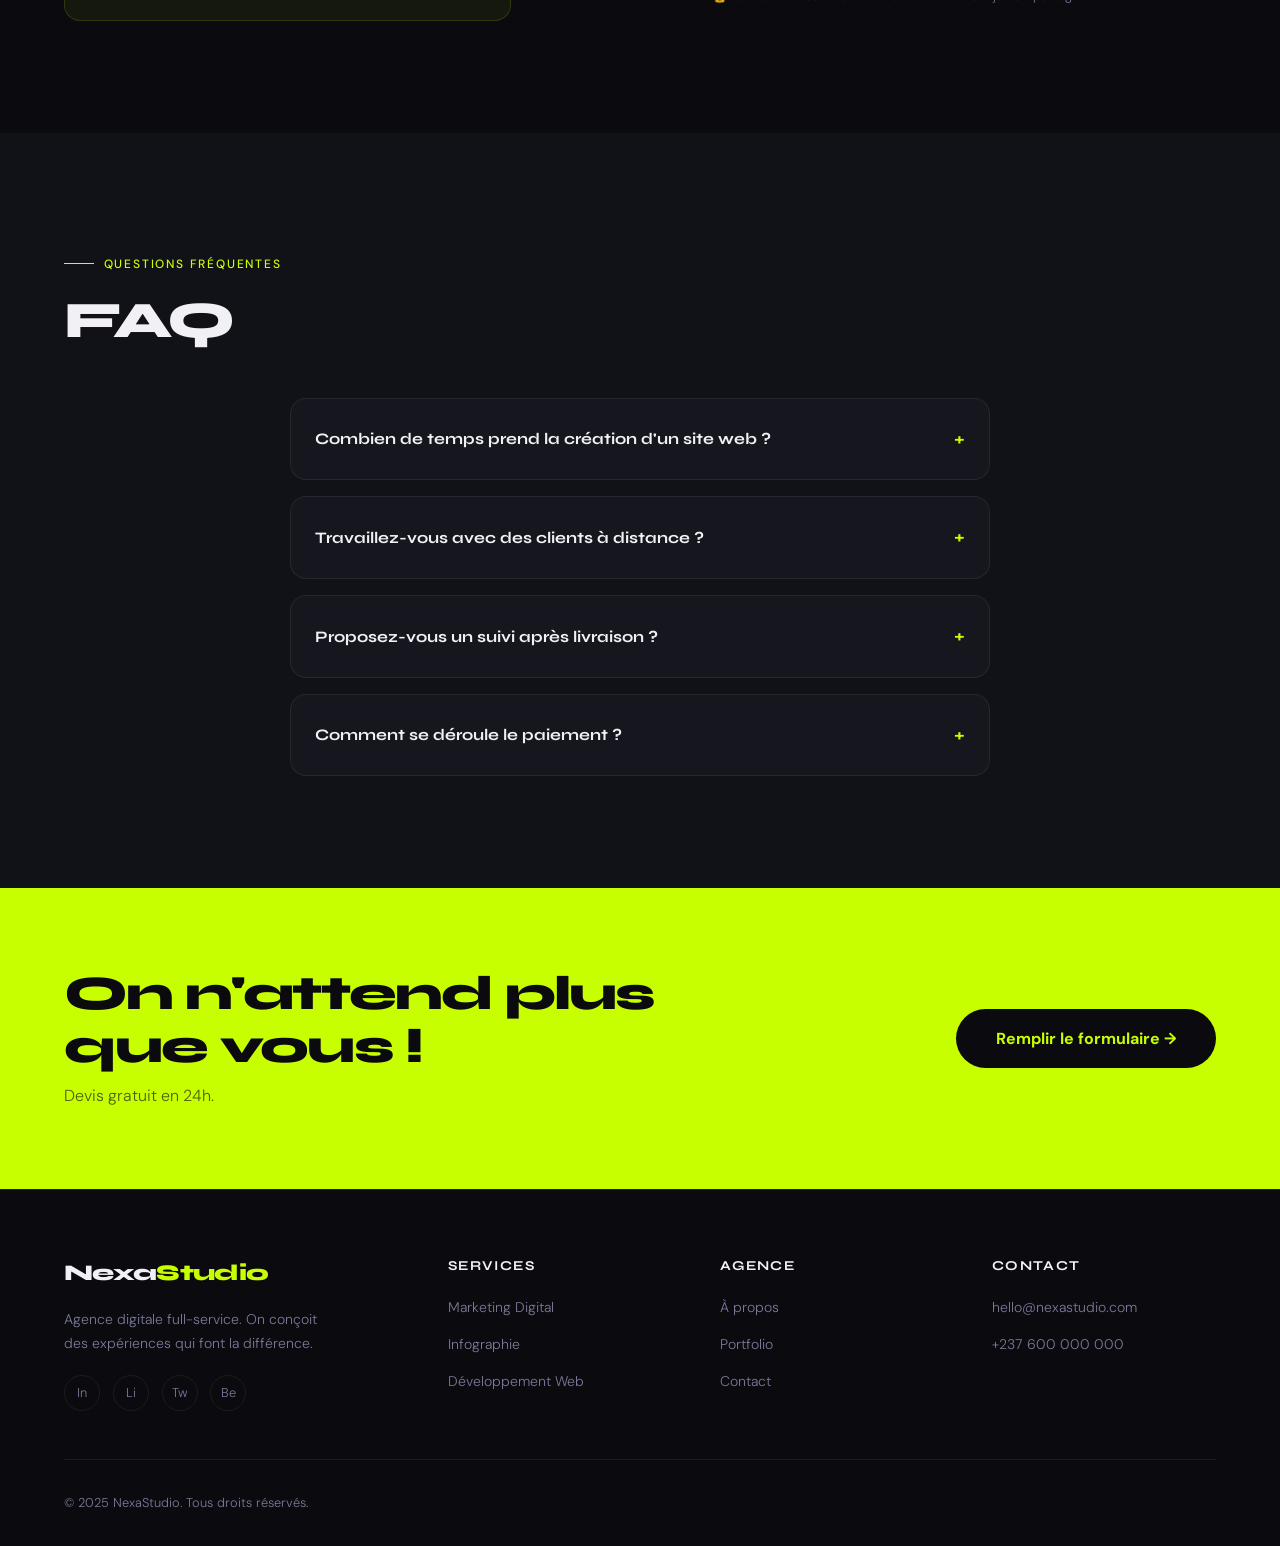
<file: contact.html>
<!DOCTYPE html>
<html lang="fr">
<head>
  <meta charset="UTF-8">
  <meta name="viewport" content="width=device-width, initial-scale=1.0">
  <meta name="description" content="Contactez NexaStudio pour un devis gratuit. Marketing, infographie, développement web — on vous répond sous 24h.">
  <title>Contact — NexaStudio</title>
  <link rel="stylesheet" href="css/style.css">
  <link rel="icon" type="image/svg+xml" href="data:image/svg+xml,<svg xmlns='http://www.w3.org/2000/svg' viewBox='0 0 100 100'><text y='.9em' font-size='90'>⚡</text></svg>">
</head>
<body>
<div class="cursor"></div>
<div class="cursor-ring"></div>

<nav>
  <a href="index.html" class="nav-logo">Nexa<span>Studio</span></a>
  <ul class="nav-links">
    <li><a href="index.html">Accueil</a></li>
    <li><a href="services.html">Services</a></li>
    <li><a href="portfolio.html">Portfolio</a></li>
    <li><a href="a-propos.html">À propos</a></li>
    <li><a href="contact.html" class="nav-cta">Devis gratuit</a></li>
  </ul>
  <button class="hamburger" aria-label="Menu"><span></span><span></span><span></span></button>
</nav>

<div class="page-hero">
  <div class="section-label" style="justify-content:center">On vous écoute</div>
  <h1>Parlons de<br>votre <em style="font-style:normal;color:var(--accent)">projet</em></h1>
  <p>Devis gratuit et sans engagement. On vous répond dans les 24 heures ouvrables.</p>
</div>

<section>
  <div class="contact-layout reveal">
    <!-- LEFT -->
    <div class="contact-info">
      <h2>Plusieurs façons<br>de nous joindre</h2>
      <p>Que vous ayez un projet précis ou juste une idée, on est là pour vous guider.</p>

      <div class="contact-item">
        <div class="contact-item-icon">📧</div>
        <div class="contact-item-text">
          <div class="label">Email</div>
          <div class="value"><a href="mailto:hello@nexastudio.com" style="color:var(--text);text-decoration:none">hello@nexastudio.com</a></div>
        </div>
      </div>
      <div class="contact-item">
        <div class="contact-item-icon">📞</div>
        <div class="contact-item-text">
          <div class="label">Téléphone & WhatsApp</div>
          <div class="value"><a href="tel:+237600000000" style="color:var(--text);text-decoration:none">+237 600 000 000</a></div>
        </div>
      </div>
      <div class="contact-item">
        <div class="contact-item-icon">📍</div>
        <div class="contact-item-text">
          <div class="label">Adresse</div>
          <div class="value">Yaoundé, Cameroun<br><span style="color:var(--muted);font-size:0.875rem">Bassin du Lac, Imm. Delta, 3ème étage</span></div>
        </div>
      </div>
      <div class="contact-item">
        <div class="contact-item-icon">🕐</div>
        <div class="contact-item-text">
          <div class="label">Horaires</div>
          <div class="value">Lun–Ven, 8h – 18h<br><span style="color:var(--muted);font-size:0.875rem">Réponse sous 24h garantie</span></div>
        </div>
      </div>

      <div style="margin-top:2.5rem;padding:1.5rem;background:rgba(200,255,0,0.06);border:1px solid rgba(200,255,0,0.15);border-radius:var(--radius)">
        <div style="color:var(--accent);font-size:0.8rem;text-transform:uppercase;letter-spacing:0.1em;font-weight:500;margin-bottom:0.6rem">Réseaux sociaux</div>
        <div style="display:flex;gap:0.8rem;flex-wrap:wrap">
          <a href="#" style="background:var(--card);border:1px solid var(--border);color:var(--muted);padding:0.5rem 1rem;border-radius:100px;text-decoration:none;font-size:0.85rem;transition:all 0.3s">Instagram</a>
          <a href="#" style="background:var(--card);border:1px solid var(--border);color:var(--muted);padding:0.5rem 1rem;border-radius:100px;text-decoration:none;font-size:0.85rem;transition:all 0.3s">LinkedIn</a>
          <a href="#" style="background:var(--card);border:1px solid var(--border);color:var(--muted);padding:0.5rem 1rem;border-radius:100px;text-decoration:none;font-size:0.85rem;transition:all 0.3s">Behance</a>
          <a href="#" style="background:var(--card);border:1px solid var(--border);color:var(--muted);padding:0.5rem 1rem;border-radius:100px;text-decoration:none;font-size:0.85rem;transition:all 0.3s">Twitter/X</a>
        </div>
      </div>
    </div>

    <!-- RIGHT: FORM -->
    <div>
      <div class="contact-form">
        <h3 style="font-family:var(--font-head);font-weight:700;font-size:1.3rem;margin-bottom:0.4rem">Demandez votre devis</h3>
        <p style="color:var(--muted);font-size:0.875rem;margin-bottom:1.5rem">Gratuit, sans engagement, réponse sous 24h.</p>

        <form id="contactForm">
          <div class="form-row">
            <div class="form-group">
              <label for="prenom">Prénom *</label>
              <input type="text" id="prenom" name="prenom" placeholder="Jean" required>
            </div>
            <div class="form-group">
              <label for="nom">Nom *</label>
              <input type="text" id="nom" name="nom" placeholder="Dupont" required>
            </div>
          </div>
          <div class="form-group">
            <label for="email">Email *</label>
            <input type="email" id="email" name="email" placeholder="jean@entreprise.com" required>
          </div>
          <div class="form-row">
            <div class="form-group">
              <label for="tel">Téléphone</label>
              <input type="tel" id="tel" name="tel" placeholder="+237 600 000 000">
            </div>
            <div class="form-group">
              <label for="entreprise">Entreprise</label>
              <input type="text" id="entreprise" name="entreprise" placeholder="Nom de votre société">
            </div>
          </div>
          <div class="form-group">
            <label for="service">Service souhaité *</label>
            <select id="service" name="service" required>
              <option value="" disabled selected>Choisissez un service</option>
              <option value="marketing">Marketing Digital</option>
              <option value="infographie">Infographie & Design</option>
              <option value="web">Développement Web</option>
              <option value="pack">Pack complet (Marketing + Design + Web)</option>
              <option value="autre">Autre / Je ne sais pas encore</option>
            </select>
          </div>
          <div class="form-group">
            <label for="budget">Budget approximatif</label>
            <select id="budget" name="budget">
              <option value="" disabled selected>Votre budget (optionnel)</option>
              <option value="50k">Moins de 100 000 FCFA</option>
              <option value="100-300k">100 000 – 300 000 FCFA</option>
              <option value="300-500k">300 000 – 500 000 FCFA</option>
              <option value="500k+">Plus de 500 000 FCFA</option>
              <option value="nsp">Je ne sais pas encore</option>
            </select>
          </div>
          <div class="form-group">
            <label for="message">Décrivez votre projet *</label>
            <textarea id="message" name="message" placeholder="Parlez-nous de votre projet, vos objectifs, votre délai souhaité..." required></textarea>
          </div>
          <button type="submit" class="btn-submit">Envoyer ma demande →</button>
        </form>

        <div class="form-success">
          <div class="icon">✅</div>
          <h3 style="font-family:var(--font-head);font-weight:700;margin-bottom:0.5rem">Message envoyé !</h3>
          <p style="color:var(--muted)">Merci ! On revient vers vous sous 24 heures ouvrables. <br>À très bientôt 👋</p>
        </div>
      </div>

      <p style="color:var(--muted);font-size:0.78rem;text-align:center;margin-top:1rem">🔒 Vos données sont confidentielles et ne seront jamais partagées.</p>
    </div>
  </div>
</section>

<!-- FAQ -->
<section style="background:var(--bg2)">
  <div class="section-label reveal">Questions fréquentes</div>
  <h2 class="section-title reveal">FAQ</h2>
  <div style="max-width:700px;margin:3rem auto 0;display:grid;gap:1rem">
    <details style="background:var(--card);border:1px solid var(--border);border-radius:var(--radius);padding:1.5rem;cursor:pointer" class="reveal">
      <summary style="font-family:var(--font-head);font-weight:700;font-size:1rem;list-style:none;display:flex;justify-content:space-between;align-items:center">
        Combien de temps prend la création d'un site web ?
        <span style="color:var(--accent);font-size:1.2rem;transition:transform 0.3s">+</span>
      </summary>
      <p style="color:var(--muted);font-size:0.875rem;margin-top:1rem">Un site vitrine standard prend 2 à 3 semaines. Un e-commerce entre 4 et 8 semaines. Une application web sur mesure dépend de la complexité et fait l'objet d'un planning détaillé en amont.</p>
    </details>
    <details style="background:var(--card);border:1px solid var(--border);border-radius:var(--radius);padding:1.5rem;cursor:pointer" class="reveal">
      <summary style="font-family:var(--font-head);font-weight:700;font-size:1rem;list-style:none;display:flex;justify-content:space-between;align-items:center">
        Travaillez-vous avec des clients à distance ?
        <span style="color:var(--accent);font-size:1.2rem">+</span>
      </summary>
      <p style="color:var(--muted);font-size:0.875rem;margin-top:1rem">Absolument ! Nous collaborons avec des clients dans toute l'Afrique francophone et au-delà. Tous nos échanges se font par visio, email et outils collaboratifs partagés. La distance n'est pas un frein.</p>
    </details>
    <details style="background:var(--card);border:1px solid var(--border);border-radius:var(--radius);padding:1.5rem;cursor:pointer" class="reveal">
      <summary style="font-family:var(--font-head);font-weight:700;font-size:1rem;list-style:none;display:flex;justify-content:space-between;align-items:center">
        Proposez-vous un suivi après livraison ?
        <span style="color:var(--accent);font-size:1.2rem">+</span>
      </summary>
      <p style="color:var(--muted);font-size:0.875rem;margin-top:1rem">Oui, tous nos projets web incluent 3 mois de support technique gratuit. Pour le marketing, nos contrats mensuels intègrent un suivi et des ajustements continus basés sur les performances.</p>
    </details>
    <details style="background:var(--card);border:1px solid var(--border);border-radius:var(--radius);padding:1.5rem;cursor:pointer" class="reveal">
      <summary style="font-family:var(--font-head);font-weight:700;font-size:1rem;list-style:none;display:flex;justify-content:space-between;align-items:center">
        Comment se déroule le paiement ?
        <span style="color:var(--accent);font-size:1.2rem">+</span>
      </summary>
      <p style="color:var(--muted);font-size:0.875rem;margin-top:1rem">Pour les projets one-shot : 40% à la signature, 30% à mi-parcours, 30% à la livraison. Pour les contrats mensuels : facturation en début de mois. Mobile Money, virement bancaire et carte acceptés.</p>
    </details>
  </div>
</section>

<div class="cta-band">
  <div>
    <h2>On n'attend plus<br>que vous !</h2>
    <p>Devis gratuit en 24h.</p>
  </div>
  <a href="#contactForm" class="btn-dark" onclick="document.getElementById('prenom').focus()">Remplir le formulaire →</a>
</div>

<footer>
  <div class="footer-top">
    <div class="footer-brand">
      <a href="index.html" class="nav-logo">Nexa<span>Studio</span></a>
      <p>Agence digitale full-service. On conçoit des expériences qui font la différence.</p>
      <div class="social-links" style="margin-top:1.2rem">
        <a href="#" class="social-link">In</a><a href="#" class="social-link">Li</a>
        <a href="#" class="social-link">Tw</a><a href="#" class="social-link">Be</a>
      </div>
    </div>
    <div class="footer-col"><h4>Services</h4><ul>
      <li><a href="services.html#marketing">Marketing Digital</a></li>
      <li><a href="services.html#infographie">Infographie</a></li>
      <li><a href="services.html#devweb">Développement Web</a></li>
    </ul></div>
    <div class="footer-col"><h4>Agence</h4><ul>
      <li><a href="a-propos.html">À propos</a></li>
      <li><a href="portfolio.html">Portfolio</a></li>
      <li><a href="contact.html">Contact</a></li>
    </ul></div>
    <div class="footer-col"><h4>Contact</h4><ul>
      <li><a href="mailto:hello@nexastudio.com">hello@nexastudio.com</a></li>
      <li><a href="tel:+237600000000">+237 600 000 000</a></li>
    </ul></div>
  </div>
  <div class="footer-bottom"><span>© 2025 NexaStudio. Tous droits réservés.</span></div>
</footer>

<script src="js/main.js"></script>
</body>
</html>
</file>
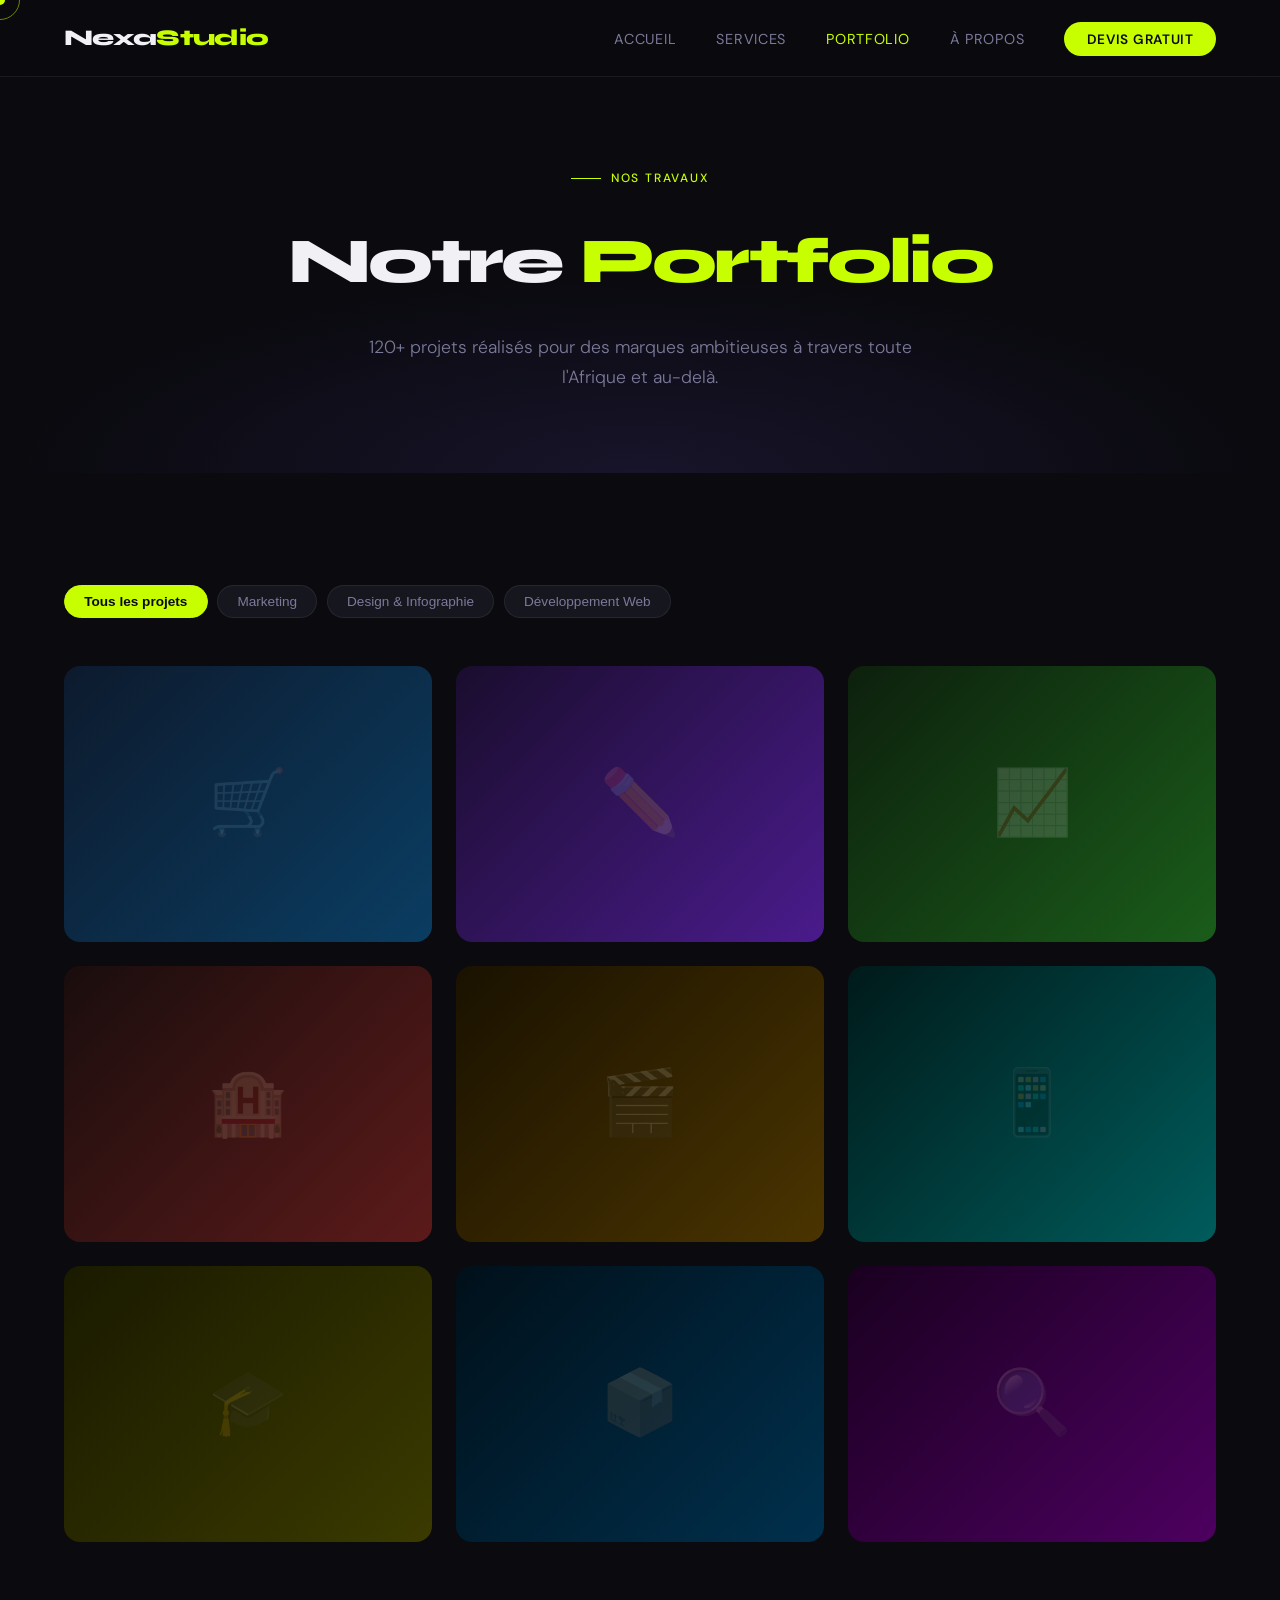
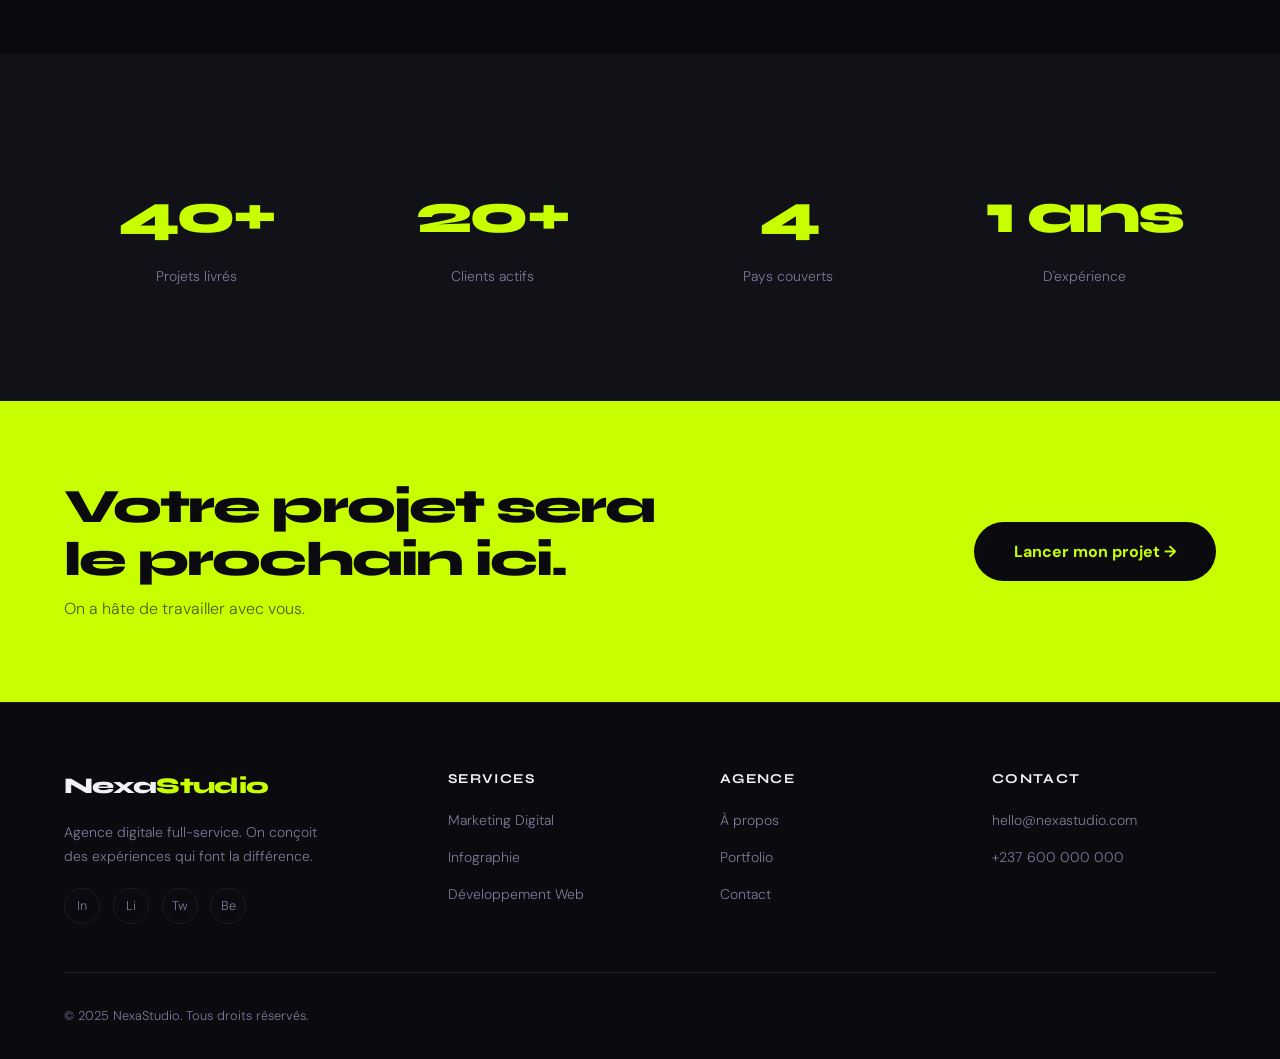
<file: portfolio.html>
<!DOCTYPE html>
<html lang="fr">
<head>
  <meta charset="UTF-8">
  <meta name="viewport" content="width=device-width, initial-scale=1.0">
  <meta name="description" content="Découvrez nos réalisations en marketing, infographie et développement web. 120+ projets livrés.">
  <title>Portfolio — NexaStudio</title>
  <link rel="stylesheet" href="css/style.css">
  <link rel="icon" type="image/svg+xml" href="data:image/svg+xml,<svg xmlns='http://www.w3.org/2000/svg' viewBox='0 0 100 100'><text y='.9em' font-size='90'>⚡</text></svg>">
</head>
<body>
<div class="cursor"></div>
<div class="cursor-ring"></div>

<nav>
  <a href="index.html" class="nav-logo">Nexa<span>Studio</span></a>
  <ul class="nav-links">
    <li><a href="index.html">Accueil</a></li>
    <li><a href="services.html">Services</a></li>
    <li><a href="portfolio.html">Portfolio</a></li>
    <li><a href="a-propos.html">À propos</a></li>
    <li><a href="contact.html" class="nav-cta">Devis gratuit</a></li>
  </ul>
  <button class="hamburger" aria-label="Menu"><span></span><span></span><span></span></button>
</nav>

<div class="page-hero">
  <div class="section-label" style="justify-content:center">Nos travaux</div>
  <h1>Notre <em style="font-style:normal;color:var(--accent)">Portfolio</em></h1>
  <p>120+ projets réalisés pour des marques ambitieuses à travers toute l'Afrique et au-delà.</p>
</div>

<section>
  <div class="filter-bar reveal">
    <button class="filter-btn active" data-filter="all">Tous les projets</button>
    <button class="filter-btn" data-filter="marketing">Marketing</button>
    <button class="filter-btn" data-filter="design">Design & Infographie</button>
    <button class="filter-btn" data-filter="web">Développement Web</button>
  </div>

  <div class="portfolio-full">
    <!-- WEB -->
    <div class="portfolio-item reveal" data-cat="web">
      <div class="port-bg" style="background:linear-gradient(135deg,#0d1a2d,#0a3d62)"></div>
      <div class="port-icon">🛒</div>
      <div class="port-overlay">
        <div class="port-cat">Développement Web</div>
        <div class="port-title">AfriMode — E-commerce Shopify</div>
      </div>
    </div>
    <!-- DESIGN -->
    <div class="portfolio-item reveal" data-cat="design">
      <div class="port-bg" style="background:linear-gradient(135deg,#1a0d2e,#4a1b8c)"></div>
      <div class="port-icon">✏️</div>
      <div class="port-overlay">
        <div class="port-cat">Identité Visuelle</div>
        <div class="port-title">TechHub Accra — Branding complet</div>
      </div>
    </div>
    <!-- MARKETING -->
    <div class="portfolio-item reveal" data-cat="marketing">
      <div class="port-bg" style="background:linear-gradient(135deg,#0d200d,#1a5c1a)"></div>
      <div class="port-icon">📈</div>
      <div class="port-overlay">
        <div class="port-cat">Marketing Digital</div>
        <div class="port-title">BioFresh — Campagne Meta Ads +340% ROAS</div>
      </div>
    </div>
    <!-- WEB -->
    <div class="portfolio-item reveal" data-cat="web">
      <div class="port-bg" style="background:linear-gradient(135deg,#1a0d0d,#5c1a1a)"></div>
      <div class="port-icon">🏨</div>
      <div class="port-overlay">
        <div class="port-cat">Développement Web</div>
        <div class="port-title">Hôtel Ivoire — Site réservation en ligne</div>
      </div>
    </div>
    <!-- DESIGN -->
    <div class="portfolio-item reveal" data-cat="design">
      <div class="port-bg" style="background:linear-gradient(135deg,#1a1200,#4a3400)"></div>
      <div class="port-icon">🎬</div>
      <div class="port-overlay">
        <div class="port-cat">Motion Design</div>
        <div class="port-title">SunEnergy — Pack motion réseaux sociaux</div>
      </div>
    </div>
    <!-- MARKETING -->
    <div class="portfolio-item reveal" data-cat="marketing">
      <div class="port-bg" style="background:linear-gradient(135deg,#001a1a,#005c5c)"></div>
      <div class="port-icon">📱</div>
      <div class="port-overlay">
        <div class="port-cat">Social Media</div>
        <div class="port-title">Pharmacie SOFMEDIS — Community management</div>
      </div>
    </div>
    <!-- WEB -->
    <div class="portfolio-item reveal" data-cat="web">
      <div class="port-bg" style="background:linear-gradient(135deg,#1a1a00,#3a3a00)"></div>
      <div class="port-icon">🎓</div>
      <div class="port-overlay">
        <div class="port-cat">Application Web</div>
        <div class="port-title">EduCam — Plateforme e-learning</div>
      </div>
    </div>
    <!-- DESIGN -->
    <div class="portfolio-item reveal" data-cat="design">
      <div class="port-bg" style="background:linear-gradient(135deg,#00101a,#00304d)"></div>
      <div class="port-icon">📦</div>
      <div class="port-overlay">
        <div class="port-cat">Packaging</div>
        <div class="port-title">NaturaSkin — Design packaging gamme beauté</div>
      </div>
    </div>
    <!-- MARKETING -->
    <div class="portfolio-item reveal" data-cat="marketing">
      <div class="port-bg" style="background:linear-gradient(135deg,#1a0020,#4d0060)"></div>
      <div class="port-icon">🔍</div>
      <div class="port-overlay">
        <div class="port-cat">SEO</div>
        <div class="port-title">AgriTech CI — Référencement x3 en 6 mois</div>
      </div>
    </div>
  </div>
</section>

<!-- STATS -->
<section style="background:var(--bg2)">
  <div style="display:grid;grid-template-columns:repeat(4,1fr);gap:2rem;text-align:center" class="reveal">
    <div>
      <div style="font-family:var(--font-head);font-weight:800;font-size:3.5rem;color:var(--accent);letter-spacing:-0.05em" data-target="120" data-suffix="+">0+</div>
      <div style="color:var(--muted);font-size:0.875rem;margin-top:0.3rem">Projets livrés</div>
    </div>
    <div>
      <div style="font-family:var(--font-head);font-weight:800;font-size:3.5rem;color:var(--accent);letter-spacing:-0.05em" data-target="60" data-suffix="+">0+</div>
      <div style="color:var(--muted);font-size:0.875rem;margin-top:0.3rem">Clients actifs</div>
    </div>
    <div>
      <div style="font-family:var(--font-head);font-weight:800;font-size:3.5rem;color:var(--accent);letter-spacing:-0.05em" data-target="12" data-suffix="">0</div>
      <div style="color:var(--muted);font-size:0.875rem;margin-top:0.3rem">Pays couverts</div>
    </div>
    <div>
      <div style="font-family:var(--font-head);font-weight:800;font-size:3.5rem;color:var(--accent);letter-spacing:-0.05em" data-target="5" data-suffix=" ans">0 ans</div>
      <div style="color:var(--muted);font-size:0.875rem;margin-top:0.3rem">D'expérience</div>
    </div>
  </div>
</section>

<div class="cta-band">
  <div>
    <h2>Votre projet sera<br>le prochain ici.</h2>
    <p>On a hâte de travailler avec vous.</p>
  </div>
  <a href="contact.html" class="btn-dark">Lancer mon projet →</a>
</div>

<footer>
  <div class="footer-top">
    <div class="footer-brand">
      <a href="index.html" class="nav-logo">Nexa<span>Studio</span></a>
      <p>Agence digitale full-service. On conçoit des expériences qui font la différence.</p>
      <div class="social-links" style="margin-top:1.2rem">
        <a href="#" class="social-link">In</a><a href="#" class="social-link">Li</a>
        <a href="#" class="social-link">Tw</a><a href="#" class="social-link">Be</a>
      </div>
    </div>
    <div class="footer-col"><h4>Services</h4><ul>
      <li><a href="services.html#marketing">Marketing Digital</a></li>
      <li><a href="services.html#infographie">Infographie</a></li>
      <li><a href="services.html#devweb">Développement Web</a></li>
    </ul></div>
    <div class="footer-col"><h4>Agence</h4><ul>
      <li><a href="a-propos.html">À propos</a></li>
      <li><a href="portfolio.html">Portfolio</a></li>
      <li><a href="contact.html">Contact</a></li>
    </ul></div>
    <div class="footer-col"><h4>Contact</h4><ul>
      <li><a href="mailto:hello@nexastudio.com">hello@nexastudio.com</a></li>
      <li><a href="tel:+237600000000">+237 600 000 000</a></li>
    </ul></div>
  </div>
  <div class="footer-bottom"><span>© 2025 NexaStudio. Tous droits réservés.</span></div>
</footer>

<script src="js/main.js"></script>
</body>
</html>
</file>
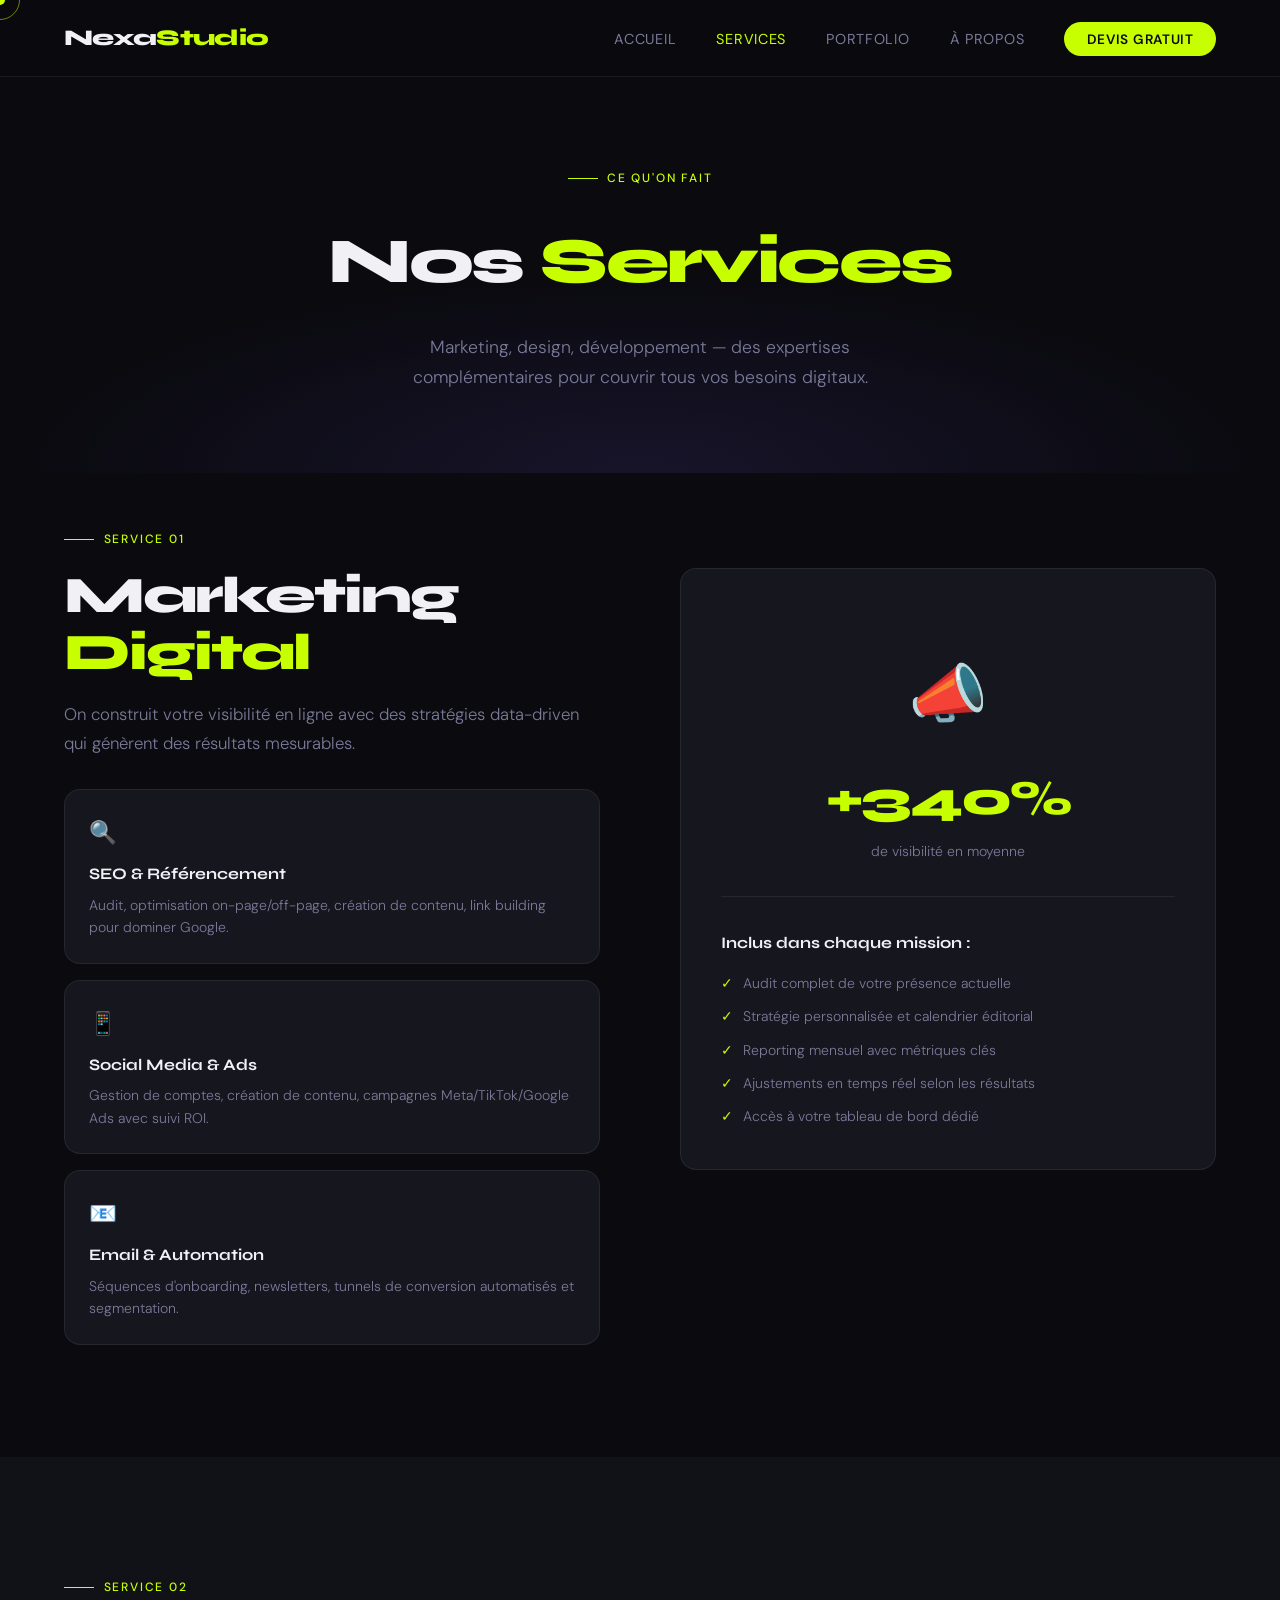
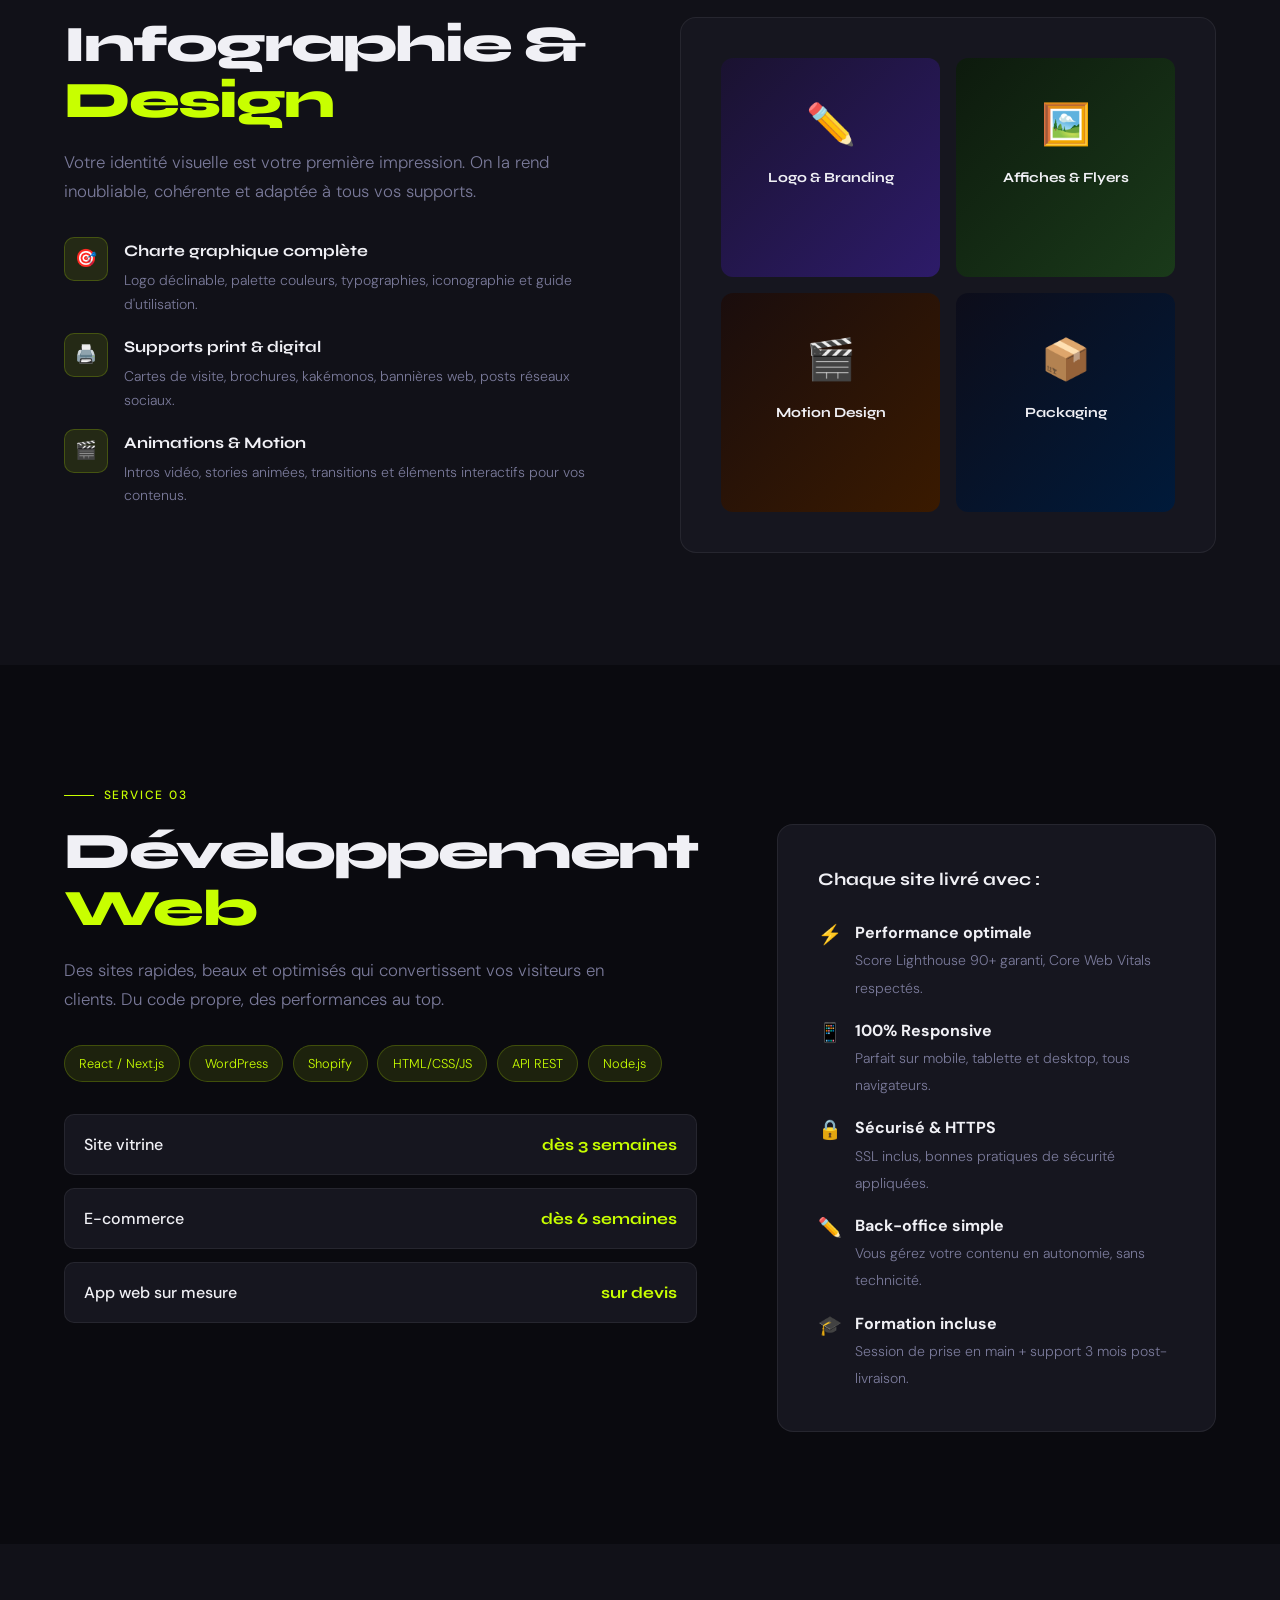
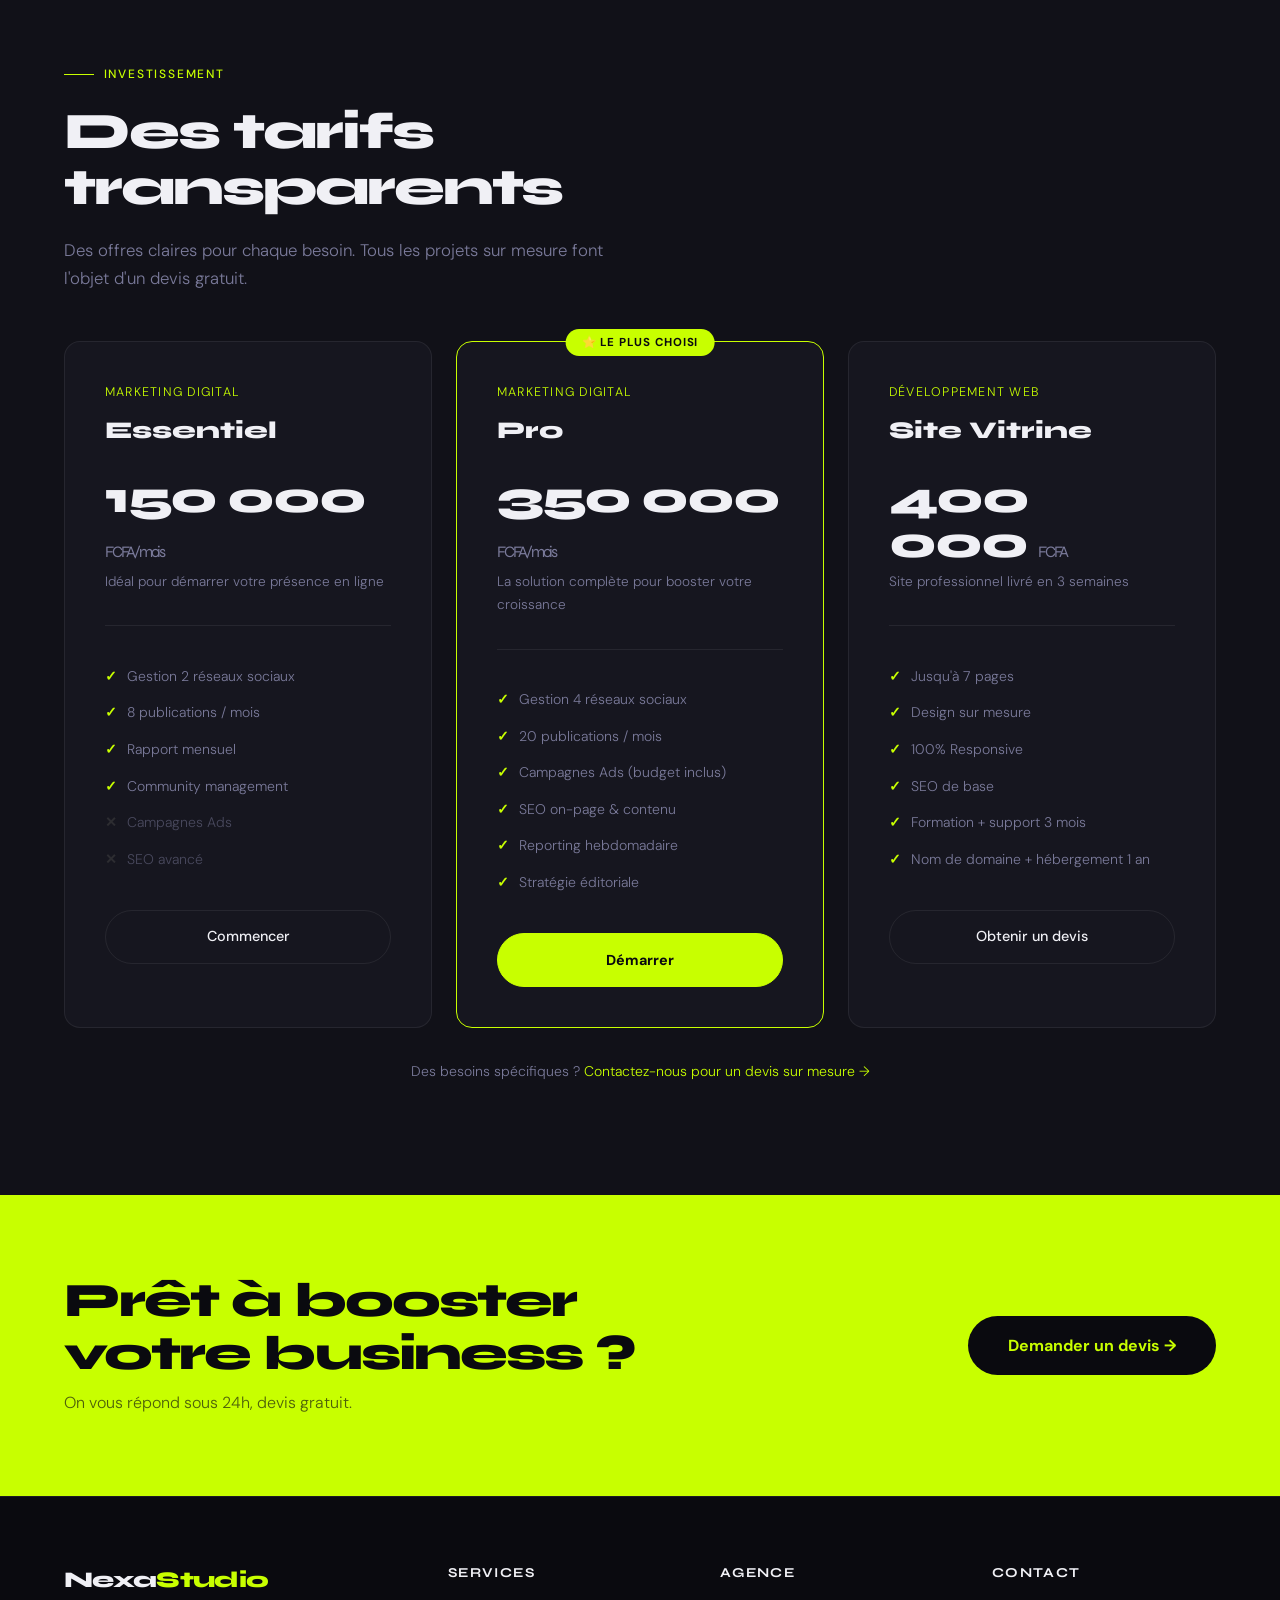
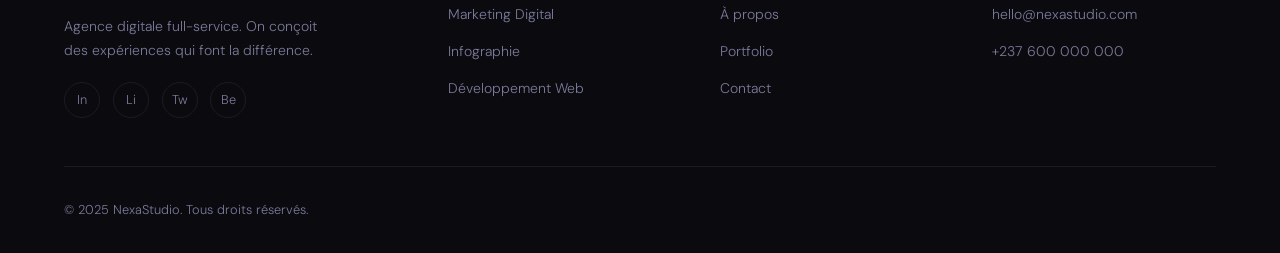
<file: services.html>
<!DOCTYPE html>
<html lang="fr">
<head>
  <meta charset="UTF-8">
  <meta name="viewport" content="width=device-width, initial-scale=1.0">
  <meta name="description" content="Découvrez tous nos services : marketing digital, infographie, développement web. Tarifs transparents et sur-mesure.">
  <title>Nos Services — NexaStudio</title>
  <link rel="stylesheet" href="css/style.css">
  <link rel="icon" type="image/svg+xml" href="data:image/svg+xml,<svg xmlns='http://www.w3.org/2000/svg' viewBox='0 0 100 100'><text y='.9em' font-size='90'>⚡</text></svg>">
</head>
<body>
<div class="cursor"></div>
<div class="cursor-ring"></div>

<nav>
  <a href="index.html" class="nav-logo">Nexa<span>Studio</span></a>
  <ul class="nav-links">
    <li><a href="index.html">Accueil</a></li>
    <li><a href="services.html">Services</a></li>
    <li><a href="portfolio.html">Portfolio</a></li>
    <li><a href="a-propos.html">À propos</a></li>
    <li><a href="contact.html" class="nav-cta">Devis gratuit</a></li>
  </ul>
  <button class="hamburger" aria-label="Menu"><span></span><span></span><span></span></button>
</nav>

<!-- PAGE HERO -->
<div class="page-hero">
  <div class="section-label" style="justify-content:center">Ce qu'on fait</div>
  <h1>Nos <em style="font-style:normal;color:var(--accent)">Services</em></h1>
  <p>Marketing, design, développement — des expertises complémentaires pour couvrir tous vos besoins digitaux.</p>
</div>

<!-- MARKETING -->
<section id="marketing" style="padding-top:3rem">
  <div class="section-label reveal">Service 01</div>
  <div style="display:grid;grid-template-columns:1fr 1fr;gap:5rem;align-items:start" class="reveal">
    <div>
      <h2 class="section-title">Marketing<br><em style="font-style:normal;color:var(--accent)">Digital</em></h2>
      <p class="section-sub" style="margin-bottom:2rem">On construit votre visibilité en ligne avec des stratégies data-driven qui génèrent des résultats mesurables.</p>
      <div style="display:grid;gap:1rem">
        <div class="service-card" style="position:relative;border:1px solid var(--border);border-radius:var(--radius);padding:1.5rem">
          <div style="font-size:1.4rem;margin-bottom:0.5rem">🔍</div>
          <h4 style="font-family:var(--font-head);font-weight:700;margin-bottom:0.4rem">SEO & Référencement</h4>
          <p style="color:var(--muted);font-size:0.875rem">Audit, optimisation on-page/off-page, création de contenu, link building pour dominer Google.</p>
        </div>
        <div class="service-card" style="position:relative;border:1px solid var(--border);border-radius:var(--radius);padding:1.5rem">
          <div style="font-size:1.4rem;margin-bottom:0.5rem">📱</div>
          <h4 style="font-family:var(--font-head);font-weight:700;margin-bottom:0.4rem">Social Media & Ads</h4>
          <p style="color:var(--muted);font-size:0.875rem">Gestion de comptes, création de contenu, campagnes Meta/TikTok/Google Ads avec suivi ROI.</p>
        </div>
        <div class="service-card" style="position:relative;border:1px solid var(--border);border-radius:var(--radius);padding:1.5rem">
          <div style="font-size:1.4rem;margin-bottom:0.5rem">📧</div>
          <h4 style="font-family:var(--font-head);font-weight:700;margin-bottom:0.4rem">Email & Automation</h4>
          <p style="color:var(--muted);font-size:0.875rem">Séquences d'onboarding, newsletters, tunnels de conversion automatisés et segmentation.</p>
        </div>
      </div>
    </div>
    <div style="background:var(--card);border:1px solid var(--border);border-radius:var(--radius);padding:2.5rem">
      <div style="text-align:center;padding:2rem 0;border-bottom:1px solid var(--border);margin-bottom:2rem">
        <div style="font-size:4rem;margin-bottom:0.5rem">📣</div>
        <div style="font-family:var(--font-head);font-weight:800;font-size:3rem;color:var(--accent);letter-spacing:-0.04em">+340%</div>
        <div style="color:var(--muted);font-size:0.875rem">de visibilité en moyenne</div>
      </div>
      <h4 style="font-family:var(--font-head);font-weight:700;margin-bottom:1rem">Inclus dans chaque mission :</h4>
      <ul style="list-style:none;display:grid;gap:0.6rem">
        <li style="color:var(--muted);font-size:0.875rem;display:flex;gap:0.6rem"><span style="color:var(--accent)">✓</span> Audit complet de votre présence actuelle</li>
        <li style="color:var(--muted);font-size:0.875rem;display:flex;gap:0.6rem"><span style="color:var(--accent)">✓</span> Stratégie personnalisée et calendrier éditorial</li>
        <li style="color:var(--muted);font-size:0.875rem;display:flex;gap:0.6rem"><span style="color:var(--accent)">✓</span> Reporting mensuel avec métriques clés</li>
        <li style="color:var(--muted);font-size:0.875rem;display:flex;gap:0.6rem"><span style="color:var(--accent)">✓</span> Ajustements en temps réel selon les résultats</li>
        <li style="color:var(--muted);font-size:0.875rem;display:flex;gap:0.6rem"><span style="color:var(--accent)">✓</span> Accès à votre tableau de bord dédié</li>
      </ul>
    </div>
  </div>
</section>

<!-- INFOGRAPHIE -->
<section id="infographie" style="background:var(--bg2)">
  <div class="section-label reveal">Service 02</div>
  <div style="display:grid;grid-template-columns:1fr 1fr;gap:5rem;align-items:start" class="reveal">
    <div style="background:var(--card);border:1px solid var(--border);border-radius:var(--radius);padding:2.5rem;order:1" class="reveal">
      <div style="display:grid;grid-template-columns:1fr 1fr;gap:1rem">
        <div style="background:linear-gradient(135deg,#1a1230,#2d1b69);border-radius:12px;padding:2rem;text-align:center;aspect-ratio:1">
          <div style="font-size:2.5rem;margin-bottom:0.5rem">✏️</div>
          <div style="font-family:var(--font-head);font-weight:700;font-size:0.875rem">Logo & Branding</div>
        </div>
        <div style="background:linear-gradient(135deg,#0d1a0d,#1a3a1a);border-radius:12px;padding:2rem;text-align:center;aspect-ratio:1">
          <div style="font-size:2.5rem;margin-bottom:0.5rem">🖼️</div>
          <div style="font-family:var(--font-head);font-weight:700;font-size:0.875rem">Affiches & Flyers</div>
        </div>
        <div style="background:linear-gradient(135deg,#1a0d0d,#3a1a00);border-radius:12px;padding:2rem;text-align:center;aspect-ratio:1">
          <div style="font-size:2.5rem;margin-bottom:0.5rem">🎬</div>
          <div style="font-family:var(--font-head);font-weight:700;font-size:0.875rem">Motion Design</div>
        </div>
        <div style="background:linear-gradient(135deg,#0d0d1a,#001a3a);border-radius:12px;padding:2rem;text-align:center;aspect-ratio:1">
          <div style="font-size:2.5rem;margin-bottom:0.5rem">📦</div>
          <div style="font-family:var(--font-head);font-weight:700;font-size:0.875rem">Packaging</div>
        </div>
      </div>
    </div>
    <div>
      <h2 class="section-title">Infographie &<br><em style="font-style:normal;color:var(--accent)">Design</em></h2>
      <p class="section-sub" style="margin-bottom:2rem">Votre identité visuelle est votre première impression. On la rend inoubliable, cohérente et adaptée à tous vos supports.</p>
      <div style="display:grid;gap:1rem">
        <div style="display:flex;gap:1rem;align-items:flex-start">
          <div style="width:44px;height:44px;background:rgba(200,255,0,0.1);border:1px solid rgba(200,255,0,0.2);border-radius:10px;display:flex;align-items:center;justify-content:center;font-size:1.1rem;flex-shrink:0">🎯</div>
          <div>
            <h4 style="font-family:var(--font-head);font-weight:700;margin-bottom:0.3rem">Charte graphique complète</h4>
            <p style="color:var(--muted);font-size:0.875rem">Logo déclinable, palette couleurs, typographies, iconographie et guide d'utilisation.</p>
          </div>
        </div>
        <div style="display:flex;gap:1rem;align-items:flex-start">
          <div style="width:44px;height:44px;background:rgba(200,255,0,0.1);border:1px solid rgba(200,255,0,0.2);border-radius:10px;display:flex;align-items:center;justify-content:center;font-size:1.1rem;flex-shrink:0">🖨️</div>
          <div>
            <h4 style="font-family:var(--font-head);font-weight:700;margin-bottom:0.3rem">Supports print & digital</h4>
            <p style="color:var(--muted);font-size:0.875rem">Cartes de visite, brochures, kakémonos, bannières web, posts réseaux sociaux.</p>
          </div>
        </div>
        <div style="display:flex;gap:1rem;align-items:flex-start">
          <div style="width:44px;height:44px;background:rgba(200,255,0,0.1);border:1px solid rgba(200,255,0,0.2);border-radius:10px;display:flex;align-items:center;justify-content:center;font-size:1.1rem;flex-shrink:0">🎬</div>
          <div>
            <h4 style="font-family:var(--font-head);font-weight:700;margin-bottom:0.3rem">Animations & Motion</h4>
            <p style="color:var(--muted);font-size:0.875rem">Intros vidéo, stories animées, transitions et éléments interactifs pour vos contenus.</p>
          </div>
        </div>
      </div>
    </div>
  </div>
</section>

<!-- DEV WEB -->
<section id="devweb">
  <div class="section-label reveal">Service 03</div>
  <div style="display:grid;grid-template-columns:1fr 1fr;gap:5rem;align-items:start" class="reveal">
    <div>
      <h2 class="section-title">Développement<br><em style="font-style:normal;color:var(--accent)">Web</em></h2>
      <p class="section-sub" style="margin-bottom:2rem">Des sites rapides, beaux et optimisés qui convertissent vos visiteurs en clients. Du code propre, des performances au top.</p>
      <div style="display:flex;flex-wrap:wrap;gap:0.6rem;margin-bottom:2rem">
        <span style="background:rgba(200,255,0,0.1);border:1px solid rgba(200,255,0,0.2);color:var(--accent);padding:0.4rem 0.9rem;border-radius:100px;font-size:0.8rem">React / Next.js</span>
        <span style="background:rgba(200,255,0,0.1);border:1px solid rgba(200,255,0,0.2);color:var(--accent);padding:0.4rem 0.9rem;border-radius:100px;font-size:0.8rem">WordPress</span>
        <span style="background:rgba(200,255,0,0.1);border:1px solid rgba(200,255,0,0.2);color:var(--accent);padding:0.4rem 0.9rem;border-radius:100px;font-size:0.8rem">Shopify</span>
        <span style="background:rgba(200,255,0,0.1);border:1px solid rgba(200,255,0,0.2);color:var(--accent);padding:0.4rem 0.9rem;border-radius:100px;font-size:0.8rem">HTML/CSS/JS</span>
        <span style="background:rgba(200,255,0,0.1);border:1px solid rgba(200,255,0,0.2);color:var(--accent);padding:0.4rem 0.9rem;border-radius:100px;font-size:0.8rem">API REST</span>
        <span style="background:rgba(200,255,0,0.1);border:1px solid rgba(200,255,0,0.2);color:var(--accent);padding:0.4rem 0.9rem;border-radius:100px;font-size:0.8rem">Node.js</span>
      </div>
      <div style="display:grid;gap:0.8rem">
        <div style="display:flex;justify-content:space-between;align-items:center;padding:1rem 1.2rem;background:var(--card);border:1px solid var(--border);border-radius:10px">
          <span style="font-weight:500">Site vitrine</span>
          <span style="color:var(--accent);font-family:var(--font-head);font-weight:700">dès 3 semaines</span>
        </div>
        <div style="display:flex;justify-content:space-between;align-items:center;padding:1rem 1.2rem;background:var(--card);border:1px solid var(--border);border-radius:10px">
          <span style="font-weight:500">E-commerce</span>
          <span style="color:var(--accent);font-family:var(--font-head);font-weight:700">dès 6 semaines</span>
        </div>
        <div style="display:flex;justify-content:space-between;align-items:center;padding:1rem 1.2rem;background:var(--card);border:1px solid var(--border);border-radius:10px">
          <span style="font-weight:500">App web sur mesure</span>
          <span style="color:var(--accent);font-family:var(--font-head);font-weight:700">sur devis</span>
        </div>
      </div>
    </div>
    <div style="background:var(--card);border:1px solid var(--border);border-radius:var(--radius);padding:2.5rem">
      <h4 style="font-family:var(--font-head);font-weight:700;margin-bottom:1.5rem;font-size:1.1rem">Chaque site livré avec :</h4>
      <div style="display:grid;gap:1rem">
        <div style="display:flex;gap:0.8rem;align-items:flex-start">
          <span style="color:var(--accent);font-size:1.2rem;flex-shrink:0">⚡</span>
          <div><strong>Performance optimale</strong><br><span style="color:var(--muted);font-size:0.875rem">Score Lighthouse 90+ garanti, Core Web Vitals respectés.</span></div>
        </div>
        <div style="display:flex;gap:0.8rem;align-items:flex-start">
          <span style="color:var(--accent);font-size:1.2rem;flex-shrink:0">📱</span>
          <div><strong>100% Responsive</strong><br><span style="color:var(--muted);font-size:0.875rem">Parfait sur mobile, tablette et desktop, tous navigateurs.</span></div>
        </div>
        <div style="display:flex;gap:0.8rem;align-items:flex-start">
          <span style="color:var(--accent);font-size:1.2rem;flex-shrink:0">🔒</span>
          <div><strong>Sécurisé & HTTPS</strong><br><span style="color:var(--muted);font-size:0.875rem">SSL inclus, bonnes pratiques de sécurité appliquées.</span></div>
        </div>
        <div style="display:flex;gap:0.8rem;align-items:flex-start">
          <span style="color:var(--accent);font-size:1.2rem;flex-shrink:0">✏️</span>
          <div><strong>Back-office simple</strong><br><span style="color:var(--muted);font-size:0.875rem">Vous gérez votre contenu en autonomie, sans technicité.</span></div>
        </div>
        <div style="display:flex;gap:0.8rem;align-items:flex-start">
          <span style="color:var(--accent);font-size:1.2rem;flex-shrink:0">🎓</span>
          <div><strong>Formation incluse</strong><br><span style="color:var(--muted);font-size:0.875rem">Session de prise en main + support 3 mois post-livraison.</span></div>
        </div>
      </div>
    </div>
  </div>
</section>

<!-- PRICING -->
<section style="background:var(--bg2)">
  <div class="section-label reveal">Investissement</div>
  <h2 class="section-title reveal">Des tarifs<br>transparents</h2>
  <p class="section-sub reveal">Des offres claires pour chaque besoin. Tous les projets sur mesure font l'objet d'un devis gratuit.</p>
  <div class="pricing-grid">
    <div class="price-card reveal">
      <div class="price-service">Marketing Digital</div>
      <div class="price-name">Essentiel</div>
      <div class="price-amount">150 000 <span>FCFA/mois</span></div>
      <div class="price-desc">Idéal pour démarrer votre présence en ligne</div>
      <ul class="price-features">
        <li>Gestion 2 réseaux sociaux</li>
        <li>8 publications / mois</li>
        <li>Rapport mensuel</li>
        <li>Community management</li>
        <li class="no">Campagnes Ads</li>
        <li class="no">SEO avancé</li>
      </ul>
      <a href="contact.html" class="btn-outline">Commencer</a>
    </div>
    <div class="price-card featured reveal">
      <div class="featured-badge">⭐ Le plus choisi</div>
      <div class="price-service">Marketing Digital</div>
      <div class="price-name">Pro</div>
      <div class="price-amount">350 000 <span>FCFA/mois</span></div>
      <div class="price-desc">La solution complète pour booster votre croissance</div>
      <ul class="price-features">
        <li>Gestion 4 réseaux sociaux</li>
        <li>20 publications / mois</li>
        <li>Campagnes Ads (budget inclus)</li>
        <li>SEO on-page & contenu</li>
        <li>Reporting hebdomadaire</li>
        <li>Stratégie éditoriale</li>
      </ul>
      <a href="contact.html" class="btn-outline">Démarrer</a>
    </div>
    <div class="price-card reveal">
      <div class="price-service">Développement Web</div>
      <div class="price-name">Site Vitrine</div>
      <div class="price-amount">400 000 <span>FCFA</span></div>
      <div class="price-desc">Site professionnel livré en 3 semaines</div>
      <ul class="price-features">
        <li>Jusqu'à 7 pages</li>
        <li>Design sur mesure</li>
        <li>100% Responsive</li>
        <li>SEO de base</li>
        <li>Formation + support 3 mois</li>
        <li>Nom de domaine + hébergement 1 an</li>
      </ul>
      <a href="contact.html" class="btn-outline">Obtenir un devis</a>
    </div>
  </div>
  <p style="text-align:center;color:var(--muted);font-size:0.875rem;margin-top:2rem">Des besoins spécifiques ? <a href="contact.html" style="color:var(--accent);text-decoration:none">Contactez-nous pour un devis sur mesure →</a></p>
</section>

<!-- CTA -->
<div class="cta-band">
  <div>
    <h2>Prêt à booster<br>votre business ?</h2>
    <p>On vous répond sous 24h, devis gratuit.</p>
  </div>
  <a href="contact.html" class="btn-dark">Demander un devis →</a>
</div>

<footer>
  <div class="footer-top">
    <div class="footer-brand">
      <a href="index.html" class="nav-logo">Nexa<span>Studio</span></a>
      <p>Agence digitale full-service. On conçoit des expériences qui font la différence.</p>
      <div class="social-links" style="margin-top:1.2rem">
        <a href="#" class="social-link">In</a><a href="#" class="social-link">Li</a>
        <a href="#" class="social-link">Tw</a><a href="#" class="social-link">Be</a>
      </div>
    </div>
    <div class="footer-col"><h4>Services</h4><ul>
      <li><a href="services.html#marketing">Marketing Digital</a></li>
      <li><a href="services.html#infographie">Infographie</a></li>
      <li><a href="services.html#devweb">Développement Web</a></li>
    </ul></div>
    <div class="footer-col"><h4>Agence</h4><ul>
      <li><a href="a-propos.html">À propos</a></li>
      <li><a href="portfolio.html">Portfolio</a></li>
      <li><a href="contact.html">Contact</a></li>
    </ul></div>
    <div class="footer-col"><h4>Contact</h4><ul>
      <li><a href="mailto:hello@nexastudio.com">hello@nexastudio.com</a></li>
      <li><a href="tel:+237600000000">+237 600 000 000</a></li>
    </ul></div>
  </div>
  <div class="footer-bottom">
    <span>© 2025 NexaStudio. Tous droits réservés.</span>
  </div>
</footer>

<script src="js/main.js"></script>
</body>
</html>
</file>
<file: css/style.css>
@import url('https://fonts.googleapis.com/css2?family=Syne:wght@400;600;700;800&family=DM+Sans:ital,wght@0,300;0,400;0,500;1,300&display=swap');

:root {
  --bg: #0a0a0f;
  --bg2: #111118;
  --card: #16161f;
  --border: rgba(255,255,255,0.07);
  --accent: #c8ff00;
  --accent2: #7b5cf0;
  --text: #f0f0f5;
  --muted: #7a7a9a;
  --font-head: 'Syne', sans-serif;
  --font-body: 'DM Sans', sans-serif;
  --radius: 16px;
  --transition: 0.35s cubic-bezier(0.4,0,0.2,1);
}

*, *::before, *::after { margin: 0; padding: 0; box-sizing: border-box; }

html { scroll-behavior: smooth; font-size: 16px; }

body {
  background: var(--bg);
  color: var(--text);
  font-family: var(--font-body);
  font-weight: 300;
  line-height: 1.7;
  overflow-x: hidden;
  cursor: none;
}

/* ── CURSOR ── */
.cursor {
  width: 10px; height: 10px;
  background: var(--accent);
  border-radius: 50%;
  position: fixed; top: 0; left: 0;
  pointer-events: none; z-index: 9999;
  transform: translate(-50%,-50%);
  transition: transform 0.1s;
}
.cursor-ring {
  width: 40px; height: 40px;
  border: 1.5px solid rgba(200,255,0,0.5);
  border-radius: 50%;
  position: fixed; top: 0; left: 0;
  pointer-events: none; z-index: 9998;
  transform: translate(-50%,-50%);
  transition: all 0.15s ease;
}
body:hover .cursor { opacity: 1; }

/* ── NAV ── */
nav {
  position: fixed; top: 0; left: 0; right: 0;
  z-index: 100;
  padding: 1.2rem 4rem;
  display: flex; align-items: center; justify-content: space-between;
  background: rgba(10,10,15,0.85);
  backdrop-filter: blur(20px);
  border-bottom: 1px solid var(--border);
  transition: var(--transition);
}
.nav-logo {
  font-family: var(--font-head);
  font-weight: 800;
  font-size: 1.4rem;
  letter-spacing: -0.03em;
  color: var(--text);
  text-decoration: none;
}
.nav-logo span { color: var(--accent); }
.nav-links { display: flex; gap: 2.5rem; list-style: none; }
.nav-links a {
  color: var(--muted);
  text-decoration: none;
  font-size: 0.9rem;
  font-weight: 400;
  letter-spacing: 0.05em;
  text-transform: uppercase;
  transition: color var(--transition);
  position: relative;
}
.nav-links a::after {
  content: '';
  position: absolute; bottom: -4px; left: 0;
  width: 0; height: 1px;
  background: var(--accent);
  transition: width var(--transition);
}
.nav-links a:hover { color: var(--accent); }
.nav-links a:hover::after { width: 100%; }
.nav-cta {
  background: var(--accent); color: #0a0a0f !important;
  padding: 0.55rem 1.4rem; border-radius: 100px;
  font-weight: 600 !important; font-size: 0.85rem !important;
  text-transform: uppercase; letter-spacing: 0.05em;
  transition: all var(--transition) !important;
}
.nav-cta:hover { background: #fff; transform: translateY(-1px); }
.nav-cta::after { display: none !important; }
.hamburger { display: none; flex-direction: column; gap: 5px; cursor: none; background: none; border: none; padding: 4px; }
.hamburger span { display: block; width: 24px; height: 2px; background: var(--text); border-radius: 2px; transition: var(--transition); }

/* ── HERO ── */
.hero {
  min-height: 100vh;
  display: flex; flex-direction: column; justify-content: center;
  padding: 0 4rem;
  position: relative;
  overflow: hidden;
}
.hero-bg {
  position: absolute; inset: 0; z-index: 0;
  background:
    radial-gradient(ellipse 60% 50% at 70% 40%, rgba(123,92,240,0.18) 0%, transparent 70%),
    radial-gradient(ellipse 40% 30% at 20% 80%, rgba(200,255,0,0.08) 0%, transparent 60%);
}
.hero-grid {
  position: absolute; inset: 0; z-index: 0;
  background-image:
    linear-gradient(rgba(255,255,255,0.025) 1px, transparent 1px),
    linear-gradient(90deg, rgba(255,255,255,0.025) 1px, transparent 1px);
  background-size: 60px 60px;
  mask-image: radial-gradient(ellipse at center, black 30%, transparent 80%);
}
.hero-content { position: relative; z-index: 1; max-width: 900px; }
.hero-badge {
  display: inline-flex; align-items: center; gap: 0.5rem;
  background: rgba(200,255,0,0.1); border: 1px solid rgba(200,255,0,0.2);
  color: var(--accent); padding: 0.4rem 1rem; border-radius: 100px;
  font-size: 0.8rem; font-weight: 500; letter-spacing: 0.08em; text-transform: uppercase;
  margin-bottom: 2rem;
  animation: fadeUp 0.8s ease both;
}
.hero-badge::before { content: '●'; font-size: 0.5rem; animation: pulse 2s ease infinite; }
@keyframes pulse { 0%,100% { opacity: 1; } 50% { opacity: 0.3; } }
.hero h1 {
  font-family: var(--font-head);
  font-size: clamp(3rem, 7vw, 6.5rem);
  font-weight: 800;
  line-height: 1.02;
  letter-spacing: -0.04em;
  margin-bottom: 1.5rem;
  animation: fadeUp 0.8s 0.1s ease both;
}
.hero h1 em { font-style: normal; color: var(--accent); }
.hero h1 .outline {
  -webkit-text-stroke: 1.5px var(--text);
  color: transparent;
}
.hero p {
  font-size: 1.15rem; color: var(--muted);
  max-width: 560px; margin-bottom: 2.5rem;
  animation: fadeUp 0.8s 0.2s ease both;
}
.hero-actions {
  display: flex; gap: 1rem; flex-wrap: wrap;
  animation: fadeUp 0.8s 0.3s ease both;
}
.btn-primary {
  background: var(--accent); color: #0a0a0f;
  padding: 0.85rem 2rem; border-radius: 100px;
  font-weight: 600; font-size: 0.95rem;
  text-decoration: none; letter-spacing: 0.02em;
  transition: all var(--transition);
  display: inline-flex; align-items: center; gap: 0.5rem;
}
.btn-primary:hover { transform: translateY(-3px); box-shadow: 0 20px 40px rgba(200,255,0,0.25); }
.btn-secondary {
  background: transparent; color: var(--text);
  padding: 0.85rem 2rem; border-radius: 100px;
  font-weight: 400; font-size: 0.95rem;
  text-decoration: none;
  border: 1px solid var(--border);
  transition: all var(--transition);
  display: inline-flex; align-items: center; gap: 0.5rem;
}
.btn-secondary:hover { border-color: rgba(255,255,255,0.3); background: rgba(255,255,255,0.05); }
.hero-stats {
  display: flex; gap: 3rem; margin-top: 4rem;
  padding-top: 3rem; border-top: 1px solid var(--border);
  animation: fadeUp 0.8s 0.4s ease both;
}
.hero-stat .number {
  font-family: var(--font-head); font-weight: 800;
  font-size: 2.5rem; line-height: 1;
  color: var(--text); letter-spacing: -0.04em;
}
.hero-stat .number span { color: var(--accent); }
.hero-stat .label { color: var(--muted); font-size: 0.85rem; margin-top: 0.3rem; }
.hero-visual {
  position: absolute; right: 4rem; top: 50%; transform: translateY(-50%);
  width: 380px; height: 380px; z-index: 1;
  animation: fadeIn 1.2s 0.2s ease both;
}
.hero-orb {
  position: absolute; inset: 0;
  border-radius: 50%;
  background: conic-gradient(from 0deg, var(--accent2), var(--accent), var(--accent2));
  filter: blur(60px); opacity: 0.35;
  animation: spin 12s linear infinite;
}
@keyframes spin { to { transform: rotate(360deg); } }
.hero-card {
  position: absolute; background: var(--card);
  border: 1px solid var(--border); border-radius: var(--radius);
  padding: 1.2rem 1.5rem; backdrop-filter: blur(10px);
}
.hero-card-1 { top: 10%; right: 10%; animation: float 6s ease infinite; }
.hero-card-2 { bottom: 20%; left: 5%; animation: float 6s 2s ease infinite; }
.hero-card-3 { top: 45%; right: -5%; animation: float 6s 4s ease infinite; }
@keyframes float { 0%,100% { transform: translateY(0); } 50% { transform: translateY(-12px); } }
.hero-card .icon { font-size: 1.5rem; margin-bottom: 0.4rem; }
.hero-card .card-title { font-family: var(--font-head); font-weight: 700; font-size: 0.9rem; white-space: nowrap; }
.hero-card .card-sub { color: var(--muted); font-size: 0.75rem; }

/* ── SECTIONS ── */
section { padding: 7rem 4rem; }
.section-label {
  display: inline-flex; align-items: center; gap: 0.6rem;
  color: var(--accent); font-size: 0.75rem; font-weight: 500;
  text-transform: uppercase; letter-spacing: 0.15em; margin-bottom: 1.2rem;
}
.section-label::before { content: ''; width: 30px; height: 1px; background: var(--accent); }
.section-title {
  font-family: var(--font-head); font-weight: 800;
  font-size: clamp(2rem, 4vw, 3.5rem); line-height: 1.1;
  letter-spacing: -0.04em; margin-bottom: 1.2rem;
}
.section-sub { color: var(--muted); font-size: 1.05rem; max-width: 540px; }

/* ── SERVICES ── */
.services-intro { max-width: 650px; margin-bottom: 4rem; }
.services-grid {
  display: grid;
  grid-template-columns: repeat(3, 1fr);
  gap: 1.5px;
  background: var(--border);
  border: 1px solid var(--border);
  border-radius: var(--radius);
  overflow: hidden;
}
.service-card {
  background: var(--card);
  padding: 2.5rem;
  position: relative;
  overflow: hidden;
  transition: all var(--transition);
  text-decoration: none; color: inherit;
  display: block;
}
.service-card::before {
  content: '';
  position: absolute; inset: 0;
  background: linear-gradient(135deg, rgba(200,255,0,0.05) 0%, transparent 60%);
  opacity: 0; transition: opacity var(--transition);
}
.service-card:hover { background: #1c1c28; }
.service-card:hover::before { opacity: 1; }
.service-card:hover .service-icon { transform: scale(1.1) rotate(-5deg); }
.service-icon {
  font-size: 2.5rem; margin-bottom: 1.5rem;
  display: block; transition: transform var(--transition);
}
.service-num {
  position: absolute; top: 2rem; right: 2rem;
  font-family: var(--font-head); font-weight: 800;
  font-size: 3.5rem; color: rgba(255,255,255,0.04);
  line-height: 1; letter-spacing: -0.05em;
}
.service-card h3 {
  font-family: var(--font-head); font-weight: 700;
  font-size: 1.25rem; margin-bottom: 0.75rem; letter-spacing: -0.02em;
}
.service-card p { color: var(--muted); font-size: 0.9rem; line-height: 1.6; }
.service-tags { display: flex; flex-wrap: wrap; gap: 0.4rem; margin-top: 1.5rem; }
.service-tag {
  background: rgba(255,255,255,0.05); border: 1px solid var(--border);
  color: var(--muted); padding: 0.2rem 0.7rem; border-radius: 100px;
  font-size: 0.75rem;
}
.service-arrow {
  position: absolute; bottom: 2rem; right: 2rem;
  width: 36px; height: 36px; border-radius: 50%;
  border: 1px solid var(--border); display: flex; align-items: center; justify-content: center;
  color: var(--muted); font-size: 0.9rem;
  transition: all var(--transition);
}
.service-card:hover .service-arrow { background: var(--accent); border-color: var(--accent); color: #000; transform: rotate(45deg); }

/* ── PROCESS ── */
.process { background: var(--bg2); }
.process-steps { display: grid; grid-template-columns: repeat(4,1fr); gap: 2rem; margin-top: 4rem; }
.process-step { position: relative; }
.process-step::after {
  content: '→';
  position: absolute; right: -1rem; top: 1.5rem;
  color: var(--border); font-size: 1.2rem;
}
.process-step:last-child::after { display: none; }
.step-num {
  font-family: var(--font-head); font-weight: 800;
  font-size: 0.8rem; color: var(--accent); letter-spacing: 0.1em;
  margin-bottom: 1rem;
}
.step-icon {
  width: 56px; height: 56px; border-radius: 14px;
  background: var(--card); border: 1px solid var(--border);
  display: flex; align-items: center; justify-content: center;
  font-size: 1.5rem; margin-bottom: 1.5rem;
}
.process-step h3 { font-family: var(--font-head); font-weight: 700; font-size: 1.1rem; margin-bottom: 0.5rem; }
.process-step p { color: var(--muted); font-size: 0.875rem; }

/* ── PORTFOLIO PREVIEW ── */
.portfolio-grid { display: grid; grid-template-columns: 1.3fr 0.7fr; grid-template-rows: repeat(2,240px); gap: 1.5px; background: var(--border); border: 1px solid var(--border); border-radius: var(--radius); overflow: hidden; margin-top: 3rem; }
.port-item { background: var(--card); position: relative; overflow: hidden; cursor: none; }
.port-item:first-child { grid-row: span 2; }
.port-bg { position: absolute; inset: 0; transition: transform 0.6s ease; }
.port-item:hover .port-bg { transform: scale(1.05); }
.port-item:nth-child(1) .port-bg { background: linear-gradient(135deg, #1a1230 0%, #2d1b69 100%); }
.port-item:nth-child(2) .port-bg { background: linear-gradient(135deg, #0d2012 0%, #0f5132 100%); }
.port-item:nth-child(3) .port-bg { background: linear-gradient(135deg, #1a0a0a 0%, #6b0f1a 100%); }
.port-overlay {
  position: absolute; inset: 0;
  background: linear-gradient(to top, rgba(0,0,0,0.8) 0%, transparent 60%);
  padding: 1.5rem; display: flex; flex-direction: column; justify-content: flex-end;
}
.port-cat { font-size: 0.72rem; text-transform: uppercase; letter-spacing: 0.12em; color: var(--accent); margin-bottom: 0.4rem; }
.port-title { font-family: var(--font-head); font-weight: 700; font-size: 1.1rem; }
.port-icon { position: absolute; inset: 0; display: flex; align-items: center; justify-content: center; font-size: 4rem; opacity: 0.15; }

/* ── TÉMOIGNAGES ── */
.testimonials { background: var(--bg2); }
.testi-grid { display: grid; grid-template-columns: repeat(3,1fr); gap: 1.5rem; margin-top: 3rem; }
.testi-card { background: var(--card); border: 1px solid var(--border); border-radius: var(--radius); padding: 2rem; transition: var(--transition); }
.testi-card:hover { border-color: rgba(200,255,0,0.2); transform: translateY(-4px); }
.testi-stars { color: var(--accent); font-size: 0.9rem; margin-bottom: 1rem; letter-spacing: 2px; }
.testi-text { color: var(--muted); font-size: 0.9rem; line-height: 1.7; font-style: italic; margin-bottom: 1.5rem; }
.testi-author { display: flex; align-items: center; gap: 0.8rem; }
.testi-avatar { width: 42px; height: 42px; border-radius: 50%; display: flex; align-items: center; justify-content: center; font-weight: 700; font-family: var(--font-head); font-size: 1rem; }
.testi-name { font-weight: 500; font-size: 0.9rem; }
.testi-role { color: var(--muted); font-size: 0.78rem; }

/* ── CTA BAND ── */
.cta-band {
  background: var(--accent);
  padding: 5rem 4rem;
  display: flex; align-items: center; justify-content: space-between;
  gap: 2rem;
}
.cta-band h2 { font-family: var(--font-head); font-weight: 800; font-size: clamp(2rem,4vw,3rem); color: #0a0a0f; line-height: 1.1; letter-spacing: -0.04em; }
.cta-band p { color: rgba(10,10,15,0.65); font-size: 1rem; margin-top: 0.5rem; }
.btn-dark { background: #0a0a0f; color: var(--accent); padding: 1rem 2.5rem; border-radius: 100px; font-weight: 700; font-size: 1rem; text-decoration: none; white-space: nowrap; transition: all var(--transition); display: inline-flex; align-items: center; gap: 0.5rem; }
.btn-dark:hover { background: #1a1a28; transform: scale(1.03); }

/* ── FOOTER ── */
footer {
  background: var(--bg);
  border-top: 1px solid var(--border);
  padding: 4rem 4rem 2rem;
}
.footer-top { display: grid; grid-template-columns: 1.5fr 1fr 1fr 1fr; gap: 3rem; margin-bottom: 3rem; }
.footer-brand .nav-logo { display: block; margin-bottom: 1rem; }
.footer-brand p { color: var(--muted); font-size: 0.875rem; max-width: 260px; }
.footer-col h4 { font-family: var(--font-head); font-weight: 700; font-size: 0.85rem; text-transform: uppercase; letter-spacing: 0.1em; margin-bottom: 1rem; }
.footer-col ul { list-style: none; }
.footer-col ul li { margin-bottom: 0.6rem; }
.footer-col ul li a { color: var(--muted); text-decoration: none; font-size: 0.875rem; transition: color var(--transition); }
.footer-col ul li a:hover { color: var(--text); }
.footer-bottom { display: flex; align-items: center; justify-content: space-between; padding-top: 2rem; border-top: 1px solid var(--border); color: var(--muted); font-size: 0.8rem; }
.social-links { display: flex; gap: 0.8rem; }
.social-link { width: 36px; height: 36px; border-radius: 50%; border: 1px solid var(--border); display: flex; align-items: center; justify-content: center; color: var(--muted); text-decoration: none; font-size: 0.8rem; transition: all var(--transition); }
.social-link:hover { border-color: var(--accent); color: var(--accent); }

/* ── PAGE INTERNES ── */
.page-hero { padding: 10rem 4rem 5rem; text-align: center; position: relative; overflow: hidden; }
.page-hero::before { content: ''; position: absolute; inset: 0; background: radial-gradient(ellipse 70% 60% at 50% 100%, rgba(123,92,240,0.12) 0%, transparent 70%); }
.page-hero > * { position: relative; z-index: 1; }
.page-hero h1 { font-family: var(--font-head); font-weight: 800; font-size: clamp(2.5rem,5vw,5rem); letter-spacing: -0.04em; margin-bottom: 1rem; }
.page-hero p { color: var(--muted); font-size: 1.1rem; max-width: 560px; margin: 0 auto; }

/* ── PRICING ── */
.pricing-grid { display: grid; grid-template-columns: repeat(3,1fr); gap: 1.5rem; margin-top: 3rem; }
.price-card { background: var(--card); border: 1px solid var(--border); border-radius: var(--radius); padding: 2.5rem; position: relative; transition: var(--transition); }
.price-card.featured { border-color: var(--accent); }
.featured-badge { position: absolute; top: -13px; left: 50%; transform: translateX(-50%); background: var(--accent); color: #0a0a0f; font-size: 0.72rem; font-weight: 700; padding: 0.25rem 1rem; border-radius: 100px; text-transform: uppercase; letter-spacing: 0.08em; white-space: nowrap; }
.price-service { font-size: 0.78rem; text-transform: uppercase; letter-spacing: 0.1em; color: var(--accent); margin-bottom: 0.5rem; }
.price-name { font-family: var(--font-head); font-weight: 800; font-size: 1.5rem; margin-bottom: 1.5rem; }
.price-amount { font-family: var(--font-head); font-weight: 800; font-size: 2.8rem; line-height: 1; letter-spacing: -0.05em; margin-bottom: 0.3rem; }
.price-amount span { font-size: 1rem; font-weight: 400; color: var(--muted); }
.price-desc { color: var(--muted); font-size: 0.85rem; margin-bottom: 2rem; padding-bottom: 2rem; border-bottom: 1px solid var(--border); }
.price-features { list-style: none; margin-bottom: 2rem; }
.price-features li { font-size: 0.875rem; padding: 0.4rem 0; color: var(--muted); display: flex; gap: 0.6rem; }
.price-features li::before { content: '✓'; color: var(--accent); font-weight: 700; flex-shrink: 0; }
.price-features li.no::before { content: '✕'; color: #444; }
.price-features li.no { opacity: 0.5; }
.btn-outline { display: block; text-align: center; border: 1px solid var(--border); color: var(--text); padding: 0.85rem; border-radius: 100px; text-decoration: none; font-weight: 500; font-size: 0.9rem; transition: all var(--transition); }
.btn-outline:hover { border-color: var(--accent); color: var(--accent); }
.price-card.featured .btn-outline { background: var(--accent); color: #0a0a0f; border-color: var(--accent); font-weight: 700; }
.price-card.featured .btn-outline:hover { background: #d4ff26; }

/* ── CONTACT ── */
.contact-layout { display: grid; grid-template-columns: 1fr 1.4fr; gap: 5rem; align-items: start; }
.contact-info h2 { font-family: var(--font-head); font-weight: 800; font-size: 2.5rem; letter-spacing: -0.04em; margin-bottom: 1rem; }
.contact-info p { color: var(--muted); margin-bottom: 2.5rem; }
.contact-item { display: flex; gap: 1rem; align-items: flex-start; margin-bottom: 1.5rem; }
.contact-item-icon { width: 48px; height: 48px; background: var(--card); border: 1px solid var(--border); border-radius: 12px; display: flex; align-items: center; justify-content: center; font-size: 1.2rem; flex-shrink: 0; }
.contact-item-text .label { font-size: 0.75rem; text-transform: uppercase; letter-spacing: 0.1em; color: var(--muted); margin-bottom: 0.2rem; }
.contact-item-text .value { font-weight: 500; }
.contact-form { background: var(--card); border: 1px solid var(--border); border-radius: var(--radius); padding: 2.5rem; }
.form-row { display: grid; grid-template-columns: 1fr 1fr; gap: 1rem; }
.form-group { margin-bottom: 1.2rem; }
.form-group label { display: block; font-size: 0.8rem; text-transform: uppercase; letter-spacing: 0.08em; color: var(--muted); margin-bottom: 0.5rem; }
.form-group input, .form-group select, .form-group textarea {
  width: 100%; background: var(--bg2); border: 1px solid var(--border);
  border-radius: 10px; padding: 0.8rem 1rem; color: var(--text);
  font-family: var(--font-body); font-size: 0.9rem; outline: none;
  transition: border-color var(--transition);
  cursor: none;
}
.form-group input:focus, .form-group select:focus, .form-group textarea:focus { border-color: var(--accent); }
.form-group textarea { resize: vertical; min-height: 120px; }
.form-group select option { background: var(--bg2); }
.btn-submit { width: 100%; background: var(--accent); color: #0a0a0f; border: none; padding: 1rem; border-radius: 100px; font-family: var(--font-head); font-weight: 700; font-size: 1rem; cursor: none; transition: all var(--transition); }
.btn-submit:hover { background: #d4ff26; transform: translateY(-2px); }
.form-success { display: none; text-align: center; padding: 2rem; color: var(--accent); }
.form-success .icon { font-size: 3rem; margin-bottom: 1rem; }

/* ── PORTFOLIO PAGE ── */
.filter-bar { display: flex; gap: 0.6rem; flex-wrap: wrap; margin-bottom: 3rem; }
.filter-btn { background: var(--card); border: 1px solid var(--border); color: var(--muted); padding: 0.5rem 1.2rem; border-radius: 100px; font-size: 0.85rem; cursor: none; transition: all var(--transition); }
.filter-btn.active, .filter-btn:hover { background: var(--accent); border-color: var(--accent); color: #0a0a0f; font-weight: 600; }
.portfolio-full { display: grid; grid-template-columns: repeat(3,1fr); gap: 1.5rem; }
.portfolio-item { border-radius: var(--radius); overflow: hidden; position: relative; aspect-ratio: 4/3; cursor: none; }
.portfolio-item .port-bg { position: absolute; inset: 0; transition: transform 0.5s ease; }
.portfolio-item:hover .port-bg { transform: scale(1.07); }
.portfolio-item .port-overlay { opacity: 0; transition: opacity var(--transition); }
.portfolio-item:hover .port-overlay { opacity: 1; }
.portfolio-item.hidden { display: none; }

/* ── ABOUT ── */
.about-layout { display: grid; grid-template-columns: 1fr 1fr; gap: 5rem; align-items: center; }
.about-visual { position: relative; }
.about-card-main { background: var(--card); border: 1px solid var(--border); border-radius: var(--radius); padding: 2.5rem; text-align: center; }
.about-card-main .big-num { font-family: var(--font-head); font-weight: 800; font-size: 5rem; letter-spacing: -0.06em; color: var(--accent); line-height: 1; }
.about-card-main p { color: var(--muted); font-size: 0.9rem; }
.about-mini-cards { display: grid; grid-template-columns: 1fr 1fr; gap: 1rem; margin-top: 1rem; }
.about-mini { background: var(--card); border: 1px solid var(--border); border-radius: 12px; padding: 1.2rem; }
.about-mini .num { font-family: var(--font-head); font-weight: 800; font-size: 2rem; letter-spacing: -0.04em; }
.about-mini .num span { color: var(--accent); }
.about-mini p { color: var(--muted); font-size: 0.78rem; margin-top: 0.2rem; }
.team-grid { display: grid; grid-template-columns: repeat(3,1fr); gap: 1.5rem; margin-top: 3rem; }
.team-card { background: var(--card); border: 1px solid var(--border); border-radius: var(--radius); overflow: hidden; transition: var(--transition); }
.team-card:hover { transform: translateY(-4px); border-color: rgba(200,255,0,0.2); }
.team-avatar { height: 180px; display: flex; align-items: center; justify-content: center; font-size: 4rem; }
.team-info { padding: 1.5rem; }
.team-name { font-family: var(--font-head); font-weight: 700; font-size: 1.1rem; margin-bottom: 0.2rem; }
.team-role { color: var(--accent); font-size: 0.8rem; text-transform: uppercase; letter-spacing: 0.08em; }
.team-bio { color: var(--muted); font-size: 0.85rem; margin-top: 0.5rem; }

/* ── ANIMATIONS ── */
@keyframes fadeUp {
  from { opacity: 0; transform: translateY(24px); }
  to { opacity: 1; transform: translateY(0); }
}
@keyframes fadeIn {
  from { opacity: 0; }
  to { opacity: 1; }
}
.reveal { opacity: 0; transform: translateY(30px); transition: opacity 0.7s ease, transform 0.7s ease; }
.reveal.visible { opacity: 1; transform: none; }

/* ── RESPONSIVE ── */
@media (max-width: 1024px) {
  nav { padding: 1rem 2rem; }
  section { padding: 5rem 2rem; }
  .hero { padding: 0 2rem; }
  .hero-visual { display: none; }
  .services-grid { grid-template-columns: repeat(2,1fr); }
  .process-steps { grid-template-columns: repeat(2,1fr); }
  .footer-top { grid-template-columns: 1fr 1fr; }
  .portfolio-full { grid-template-columns: repeat(2,1fr); }
  .cta-band { padding: 4rem 2rem; flex-direction: column; text-align: center; }
}
@media (max-width: 768px) {
  nav { padding: 1rem 1.5rem; }
  .nav-links { display: none; position: fixed; top: 0; left: 0; right: 0; bottom: 0; background: var(--bg); flex-direction: column; align-items: center; justify-content: center; gap: 2rem; z-index: 99; }
  .nav-links.open { display: flex; }
  .nav-links a { font-size: 1.5rem; }
  .hamburger { display: flex; z-index: 101; }
  .hamburger.open span:nth-child(1) { transform: rotate(45deg) translate(5px,5px); }
  .hamburger.open span:nth-child(2) { opacity: 0; }
  .hamburger.open span:nth-child(3) { transform: rotate(-45deg) translate(5px,-5px); }
  section { padding: 4rem 1.5rem; }
  .hero { padding: 0 1.5rem; }
  .hero-stats { flex-direction: column; gap: 1.5rem; }
  .services-grid { grid-template-columns: 1fr; }
  .process-steps { grid-template-columns: 1fr; }
  .testi-grid { grid-template-columns: 1fr; }
  .pricing-grid { grid-template-columns: 1fr; }
  .portfolio-full { grid-template-columns: 1fr; }
  .team-grid { grid-template-columns: repeat(2,1fr); }
  .contact-layout { grid-template-columns: 1fr; }
  .about-layout { grid-template-columns: 1fr; }
  .portfolio-grid { grid-template-columns: 1fr; grid-template-rows: auto; }
  .port-item:first-child { grid-row: auto; min-height: 200px; }
  .footer-top { grid-template-columns: 1fr; }
  .footer-bottom { flex-direction: column; gap: 1rem; text-align: center; }
  .form-row { grid-template-columns: 1fr; }
  .page-hero { padding: 8rem 1.5rem 4rem; }
  .cta-band { padding: 3rem 1.5rem; }
  .cursor, .cursor-ring { display: none; }
  body { cursor: auto; }
  .hero-actions { flex-direction: column; }
  .btn-primary, .btn-secondary { text-align: center; justify-content: center; }
}
</file>
